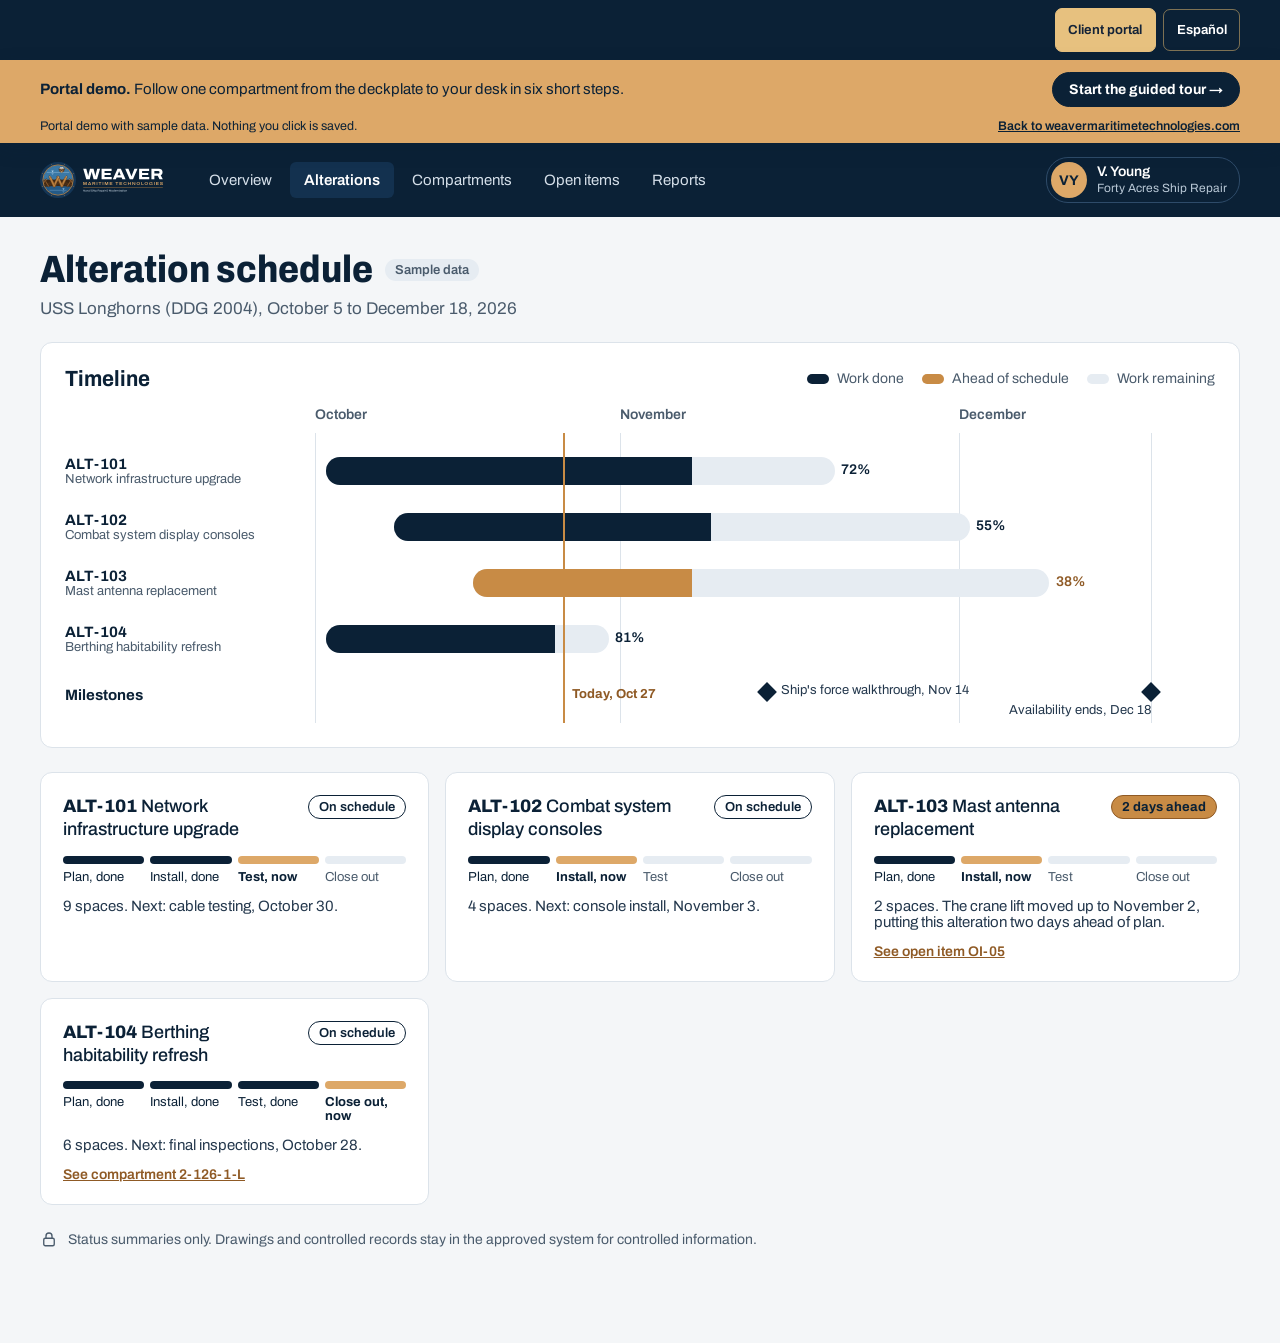
<file: alterations.html>
<!doctype html>
<html lang="en">
<head>
<meta charset="utf-8">
<meta name="viewport" content="width=device-width, initial-scale=1">
<meta name="robots" content="noindex">
<title>Alteration schedule | Weaver Maritime Technologies customer portal demo</title>
<link rel="icon" href="../favicon.svg" type="image/svg+xml">
<link rel="preconnect" href="https://fonts.googleapis.com">
<link rel="preconnect" href="https://fonts.gstatic.com" crossorigin>
<link rel="stylesheet" href="https://fonts.googleapis.com/css2?family=Archivo:wdth,wght@62..125,100..900&amp;display=swap">
<style>
body{margin:0;font-family:'Archivo',system-ui,sans-serif}
a{color:#8F5A25}a:hover{color:#0B2136}
.demo-bar{display:flex;flex-wrap:wrap;align-items:center;justify-content:space-between;gap:6px 20px;padding:10px clamp(16px,4vw,40px);background:#DDA868;color:#0B2136;font-size:14px;line-height:1.4}
.demo-bar strong{font-weight:700}
.demo-bar nav{display:flex;flex-wrap:wrap;gap:6px 18px}
.demo-bar a{color:#0B2136;font-weight:600}
.demo-bar a:hover{color:#000}
</style>
<link rel="stylesheet" href="site-language.css">
</head>
<body>
<div class="wmt-site-language-bar">
  <div class="wmt-site-language">
    <a data-wmt-portal href="https://weaver-maritime-portal-preview.chummyshrew24.chatgpt.site/?lang=en">Client portal</a>
    <button type="button" data-wmt-language aria-label="Switch to Spanish" hidden><span lang="es">Español</span></button>
  </div>
</div>
<div class="demo-bar" role="note">
  <span><strong>Portal demo with sample data.</strong> This is not a live system and nothing you click is saved.</span>
  <nav aria-label="Demo">
    <a href="field.html">Technician's tablet view</a>
    <a href="../">Back to weavermaritimetechnologies.com</a>
  </nav>
</div>
<div style="min-height: 1200px; font-family: 'Archivo', system-ui, sans-serif; color: #0B2136; background: #F4F6F8">

  <header style="background: #0B2136; color: #FFFFFF">
    <div style="max-width: 1280px; margin: 0 auto; box-sizing: border-box; padding: 14px 40px; display: flex; flex-wrap: wrap; align-items: center; gap: 16px 32px">
      <img src="../logo-reversed.svg" alt="Weaver Maritime Technologies" style="height: 36px; width: auto">
      <nav aria-label="Portal" style="flex: 1 1 420px; display: flex; flex-wrap: wrap; gap: 4px">
        <a href="dashboard.html" style="padding: 10px 14px; border-radius: 6px; color: #D6E0EA; font-size: 15px; text-decoration: none">Overview</a>
        <a href="alterations.html" aria-current="page" style="padding: 10px 14px; border-radius: 6px; background: #13314F; color: #FFFFFF; font-size: 15px; font-weight: 600; text-decoration: none">Alterations</a>
        <a href="compartment.html" style="padding: 10px 14px; border-radius: 6px; color: #D6E0EA; font-size: 15px; text-decoration: none">Compartments</a>
        <a href="open-items.html" style="padding: 10px 14px; border-radius: 6px; color: #D6E0EA; font-size: 15px; text-decoration: none">Open items</a>
        <a href="reports.html" style="padding: 10px 14px; border-radius: 6px; color: #D6E0EA; font-size: 15px; text-decoration: none">Reports</a>
      </nav>
      <button type="button" aria-label="Account menu for V. Young" style="display: flex; align-items: center; gap: 10px; min-height: 44px; padding: 4px 12px 4px 4px; border-radius: 22px; border: 1px solid #2E4B69; background: transparent; color: #FFFFFF; font: inherit; cursor: pointer">
        <span style="width: 36px; height: 36px; border-radius: 18px; background: #DDA868; color: #0B2136; display: flex; align-items: center; justify-content: center; font-size: 14px; font-weight: 700">VY</span>
        <span style="display: flex; flex-direction: column; align-items: flex-start; line-height: 1.2">
          <span style="font-size: 14px; font-weight: 600">V. Young</span>
          <span style="font-size: 12px; color: #B9C8D6">Forty Acres Ship Repair</span>
        </span>
      </button>
    </div>
  </header>

  <main style="max-width: 1280px; margin: 0 auto; box-sizing: border-box; padding: 32px 40px 48px; display: flex; flex-direction: column; gap: 24px">

    <div style="display: flex; flex-direction: column; gap: 8px">
      <div style="display: flex; align-items: center; gap: 12px; flex-wrap: wrap">
        <h1 style="margin: 0; font-size: 38px; line-height: 1.1; font-weight: 800; font-stretch: 88%">Alteration schedule</h1>
        <span style="padding: 4px 10px; border-radius: 999px; background: #E6ECF2; color: #4A5B6C; font-size: 13px; font-weight: 600">Sample data</span>
      </div>
      <p style="margin: 0; font-size: 17px; color: #4A5B6C">USS Longhorns (DDG 2004), October 5 to December 18, 2026</p>
    </div>

    <section aria-labelledby="timeline-title" style="background: #FFFFFF; border: 1px solid #DCE3EA; border-radius: 12px; padding: 24px; display: flex; flex-direction: column; gap: 16px">
      <div style="display: flex; flex-wrap: wrap; align-items: center; justify-content: space-between; gap: 12px">
        <h2 id="timeline-title" style="margin: 0; font-size: 22px; font-weight: 700; font-stretch: 92%">Timeline</h2>
        <div style="display: flex; flex-wrap: wrap; gap: 8px 18px; font-size: 14px; color: #4A5B6C">
          <span style="display: flex; align-items: center; gap: 8px"><span aria-hidden="true" style="width: 22px; height: 10px; border-radius: 5px; background: #0B2136"></span>Work done</span>
          <span style="display: flex; align-items: center; gap: 8px"><span aria-hidden="true" style="width: 22px; height: 10px; border-radius: 5px; background: #C88B45"></span>Ahead of schedule</span>
          <span style="display: flex; align-items: center; gap: 8px"><span aria-hidden="true" style="width: 22px; height: 10px; border-radius: 5px; background: #E6ECF2"></span>Work remaining</span>
        </div>
      </div>

      <div style="overflow-x: auto">
        <div style="min-width: 960px; display: flex">
          <div style="flex: none; width: 250px; padding-top: 36px; display: flex; flex-direction: column">
            <div style="height: 56px; display: flex; flex-direction: column; justify-content: center"><span style="font-size: 15px; font-weight: 700">ALT-101</span><span style="font-size: 13px; color: #4A5B6C">Network infrastructure upgrade</span></div>
            <div style="height: 56px; display: flex; flex-direction: column; justify-content: center"><span style="font-size: 15px; font-weight: 700">ALT-102</span><span style="font-size: 13px; color: #4A5B6C">Combat system display consoles</span></div>
            <div style="height: 56px; display: flex; flex-direction: column; justify-content: center"><span style="font-size: 15px; font-weight: 700">ALT-103</span><span style="font-size: 13px; color: #4A5B6C">Mast antenna replacement</span></div>
            <div style="height: 56px; display: flex; flex-direction: column; justify-content: center"><span style="font-size: 15px; font-weight: 700">ALT-104</span><span style="font-size: 13px; color: #4A5B6C">Berthing habitability refresh</span></div>
            <div style="height: 56px; display: flex; align-items: center; font-size: 15px; font-weight: 700">Milestones</div>
          </div>

          <div style="flex: 1; position: relative; height: 316px; margin-right: 64px">
            <span style="position: absolute; left: 0; top: 0; font-size: 14px; font-weight: 600; color: #4A5B6C">October</span>
            <span style="position: absolute; left: 36.49%; top: 0; font-size: 14px; font-weight: 600; color: #4A5B6C">November</span>
            <span style="position: absolute; left: 77.03%; top: 0; font-size: 14px; font-weight: 600; color: #4A5B6C">December</span>
            <span aria-hidden="true" style="position: absolute; left: 0; top: 26px; bottom: 0; width: 1px; background: #DCE3EA"></span>
            <span aria-hidden="true" style="position: absolute; left: 36.49%; top: 26px; bottom: 0; width: 1px; background: #DCE3EA"></span>
            <span aria-hidden="true" style="position: absolute; left: 77.03%; top: 26px; bottom: 0; width: 1px; background: #DCE3EA"></span>
            <span aria-hidden="true" style="position: absolute; left: 100%; top: 26px; bottom: 0; width: 1px; background: #DCE3EA"></span>

            <div role="img" aria-label="ALT-101 runs October 6 to November 20, 72 percent done" style="position: absolute; left: 1.35%; width: 60.81%; top: 50px; height: 28px; border-radius: 14px; background: #E6ECF2; overflow: hidden"><div style="width: 72%; height: 28px; background: #0B2136"></div></div>
            <span style="position: absolute; left: 62.9%; top: 55px; font-size: 14px; font-weight: 600">72%</span>
            <div role="img" aria-label="ALT-102 runs October 12 to December 2, 55 percent done" style="position: absolute; left: 9.46%; width: 68.92%; top: 106px; height: 28px; border-radius: 14px; background: #E6ECF2; overflow: hidden"><div style="width: 55%; height: 28px; background: #0B2136"></div></div>
            <span style="position: absolute; left: 79.1%; top: 111px; font-size: 14px; font-weight: 600">55%</span>
            <div role="img" aria-label="ALT-103 runs October 19 to December 9, 38 percent done, two days ahead" style="position: absolute; left: 18.92%; width: 68.92%; top: 162px; height: 28px; border-radius: 14px; background: #E6ECF2; overflow: hidden"><div style="width: 38%; height: 28px; background: #C88B45"></div></div>
            <span style="position: absolute; left: 88.6%; top: 167px; font-size: 14px; font-weight: 600; color: #8F5A25">38%</span>
            <div role="img" aria-label="ALT-104 runs October 6 to October 31, 81 percent done" style="position: absolute; left: 1.35%; width: 33.79%; top: 218px; height: 28px; border-radius: 14px; background: #E6ECF2; overflow: hidden"><div style="width: 81%; height: 28px; background: #0B2136"></div></div>
            <span style="position: absolute; left: 35.9%; top: 223px; font-size: 14px; font-weight: 600">81%</span>

            <span aria-hidden="true" style="position: absolute; left: 29.73%; top: 26px; bottom: 0; width: 2px; margin-left: -1px; background: #C88B45"></span>
            <span style="position: absolute; left: 29.73%; top: 280px; margin-left: 8px; font-size: 13px; font-weight: 700; color: #8F5A25">Today, Oct 27</span>
            <span aria-hidden="true" style="position: absolute; left: 54.05%; top: 278px; width: 14px; height: 14px; margin-left: -7px; transform: rotate(45deg); background: #0B2136"></span>
            <span style="position: absolute; left: 54.05%; top: 276px; margin-left: 14px; font-size: 13px; color: #24384D">Ship's force walkthrough, Nov 14</span>
            <span aria-hidden="true" style="position: absolute; left: 100%; top: 278px; width: 14px; height: 14px; margin-left: -7px; transform: rotate(45deg); background: #0B2136"></span>
            <span style="position: absolute; right: 0; top: 296px; font-size: 13px; color: #24384D">Availability ends, Dec 18</span>
          </div>
        </div>
      </div>
    </section>

    <div style="display: grid; grid-template-columns: repeat(auto-fit, minmax(320px, 1fr)); gap: 16px">
      <section style="background: #FFFFFF; border: 1px solid #DCE3EA; border-radius: 12px; padding: 22px; display: flex; flex-direction: column; gap: 14px">
        <div style="display: flex; align-items: flex-start; justify-content: space-between; gap: 12px">
          <h3 style="margin: 0; font-size: 18px; line-height: 1.3"><span style="font-weight: 800">ALT-101</span> <span style="font-weight: 500">Network infrastructure upgrade</span></h3>
          <span style="flex: none; padding: 4px 10px; border-radius: 999px; border: 1px solid #0B2136; font-size: 13px; font-weight: 600">On schedule</span>
        </div>
        <ol aria-label="Phases" style="margin: 0; padding: 0; list-style: none; display: grid; grid-template-columns: repeat(4, minmax(0, 1fr)); gap: 6px; font-size: 13px">
          <li style="display: flex; flex-direction: column; gap: 6px"><span aria-hidden="true" style="height: 8px; border-radius: 4px; background: #0B2136"></span>Plan, done</li>
          <li style="display: flex; flex-direction: column; gap: 6px"><span aria-hidden="true" style="height: 8px; border-radius: 4px; background: #0B2136"></span>Install, done</li>
          <li style="display: flex; flex-direction: column; gap: 6px; font-weight: 700"><span aria-hidden="true" style="height: 8px; border-radius: 4px; background: #DDA868"></span>Test, now</li>
          <li style="display: flex; flex-direction: column; gap: 6px; color: #4A5B6C"><span aria-hidden="true" style="height: 8px; border-radius: 4px; background: #E6ECF2"></span>Close out</li>
        </ol>
        <p style="margin: 0; font-size: 15px; color: #24384D">9 spaces. Next: cable testing, October 30.</p>
      </section>
      <section style="background: #FFFFFF; border: 1px solid #DCE3EA; border-radius: 12px; padding: 22px; display: flex; flex-direction: column; gap: 14px">
        <div style="display: flex; align-items: flex-start; justify-content: space-between; gap: 12px">
          <h3 style="margin: 0; font-size: 18px; line-height: 1.3"><span style="font-weight: 800">ALT-102</span> <span style="font-weight: 500">Combat system display consoles</span></h3>
          <span style="flex: none; padding: 4px 10px; border-radius: 999px; border: 1px solid #0B2136; font-size: 13px; font-weight: 600">On schedule</span>
        </div>
        <ol aria-label="Phases" style="margin: 0; padding: 0; list-style: none; display: grid; grid-template-columns: repeat(4, minmax(0, 1fr)); gap: 6px; font-size: 13px">
          <li style="display: flex; flex-direction: column; gap: 6px"><span aria-hidden="true" style="height: 8px; border-radius: 4px; background: #0B2136"></span>Plan, done</li>
          <li style="display: flex; flex-direction: column; gap: 6px; font-weight: 700"><span aria-hidden="true" style="height: 8px; border-radius: 4px; background: #DDA868"></span>Install, now</li>
          <li style="display: flex; flex-direction: column; gap: 6px; color: #4A5B6C"><span aria-hidden="true" style="height: 8px; border-radius: 4px; background: #E6ECF2"></span>Test</li>
          <li style="display: flex; flex-direction: column; gap: 6px; color: #4A5B6C"><span aria-hidden="true" style="height: 8px; border-radius: 4px; background: #E6ECF2"></span>Close out</li>
        </ol>
        <p style="margin: 0; font-size: 15px; color: #24384D">4 spaces. Next: console install, November 3.</p>
      </section>
      <section style="background: #FFFFFF; border: 1px solid #DCE3EA; border-radius: 12px; padding: 22px; display: flex; flex-direction: column; gap: 14px">
        <div style="display: flex; align-items: flex-start; justify-content: space-between; gap: 12px">
          <h3 style="margin: 0; font-size: 18px; line-height: 1.3"><span style="font-weight: 800">ALT-103</span> <span style="font-weight: 500">Mast antenna replacement</span></h3>
          <span style="flex: none; padding: 4px 10px; border-radius: 999px; background: #C88B45; border: 1px solid #8F5A25; color: #0B2136; font-size: 13px; font-weight: 700">2 days ahead</span>
        </div>
        <ol aria-label="Phases" style="margin: 0; padding: 0; list-style: none; display: grid; grid-template-columns: repeat(4, minmax(0, 1fr)); gap: 6px; font-size: 13px">
          <li style="display: flex; flex-direction: column; gap: 6px"><span aria-hidden="true" style="height: 8px; border-radius: 4px; background: #0B2136"></span>Plan, done</li>
          <li style="display: flex; flex-direction: column; gap: 6px; font-weight: 700"><span aria-hidden="true" style="height: 8px; border-radius: 4px; background: #DDA868"></span>Install, now</li>
          <li style="display: flex; flex-direction: column; gap: 6px; color: #4A5B6C"><span aria-hidden="true" style="height: 8px; border-radius: 4px; background: #E6ECF2"></span>Test</li>
          <li style="display: flex; flex-direction: column; gap: 6px; color: #4A5B6C"><span aria-hidden="true" style="height: 8px; border-radius: 4px; background: #E6ECF2"></span>Close out</li>
        </ol>
        <p style="margin: 0; font-size: 15px; color: #24384D">2 spaces. The crane lift moved up to November 2, putting this alteration two days ahead of plan.</p>
        <a href="open-items.html" style="font-size: 14px; font-weight: 600">See open item OI-05</a>
      </section>
      <section style="background: #FFFFFF; border: 1px solid #DCE3EA; border-radius: 12px; padding: 22px; display: flex; flex-direction: column; gap: 14px">
        <div style="display: flex; align-items: flex-start; justify-content: space-between; gap: 12px">
          <h3 style="margin: 0; font-size: 18px; line-height: 1.3"><span style="font-weight: 800">ALT-104</span> <span style="font-weight: 500">Berthing habitability refresh</span></h3>
          <span style="flex: none; padding: 4px 10px; border-radius: 999px; border: 1px solid #0B2136; font-size: 13px; font-weight: 600">On schedule</span>
        </div>
        <ol aria-label="Phases" style="margin: 0; padding: 0; list-style: none; display: grid; grid-template-columns: repeat(4, minmax(0, 1fr)); gap: 6px; font-size: 13px">
          <li style="display: flex; flex-direction: column; gap: 6px"><span aria-hidden="true" style="height: 8px; border-radius: 4px; background: #0B2136"></span>Plan, done</li>
          <li style="display: flex; flex-direction: column; gap: 6px"><span aria-hidden="true" style="height: 8px; border-radius: 4px; background: #0B2136"></span>Install, done</li>
          <li style="display: flex; flex-direction: column; gap: 6px"><span aria-hidden="true" style="height: 8px; border-radius: 4px; background: #0B2136"></span>Test, done</li>
          <li style="display: flex; flex-direction: column; gap: 6px; font-weight: 700"><span aria-hidden="true" style="height: 8px; border-radius: 4px; background: #DDA868"></span>Close out, now</li>
        </ol>
        <p style="margin: 0; font-size: 15px; color: #24384D">6 spaces. Next: final inspections, October 28.</p>
        <a href="compartment.html" style="font-size: 14px; font-weight: 600">See compartment 2-126-1-L</a>
      </section>
    </div>

    <p style="margin: 0; display: flex; gap: 10px; align-items: flex-start; font-size: 14px; line-height: 1.5; color: #4A5B6C">
      <svg width="18" height="18" viewBox="0 0 24 24" fill="none" stroke="#4A5B6C" stroke-width="1.8" stroke-linecap="round" stroke-linejoin="round" aria-hidden="true" style="flex: none; margin-top: 1px"><rect x="5" y="11" width="14" height="10" rx="2"></rect><path d="M8 11V8a4 4 0 0 1 8 0v3"></path></svg>
      <span>Status summaries only. Drawings and controlled records stay in the approved system for controlled information.</span>
    </p>
  </main>
</div>
<script src="portal-tour.js" defer></script>
<script type="module" src="site-language.js"></script>
</body>
</html>
</file>
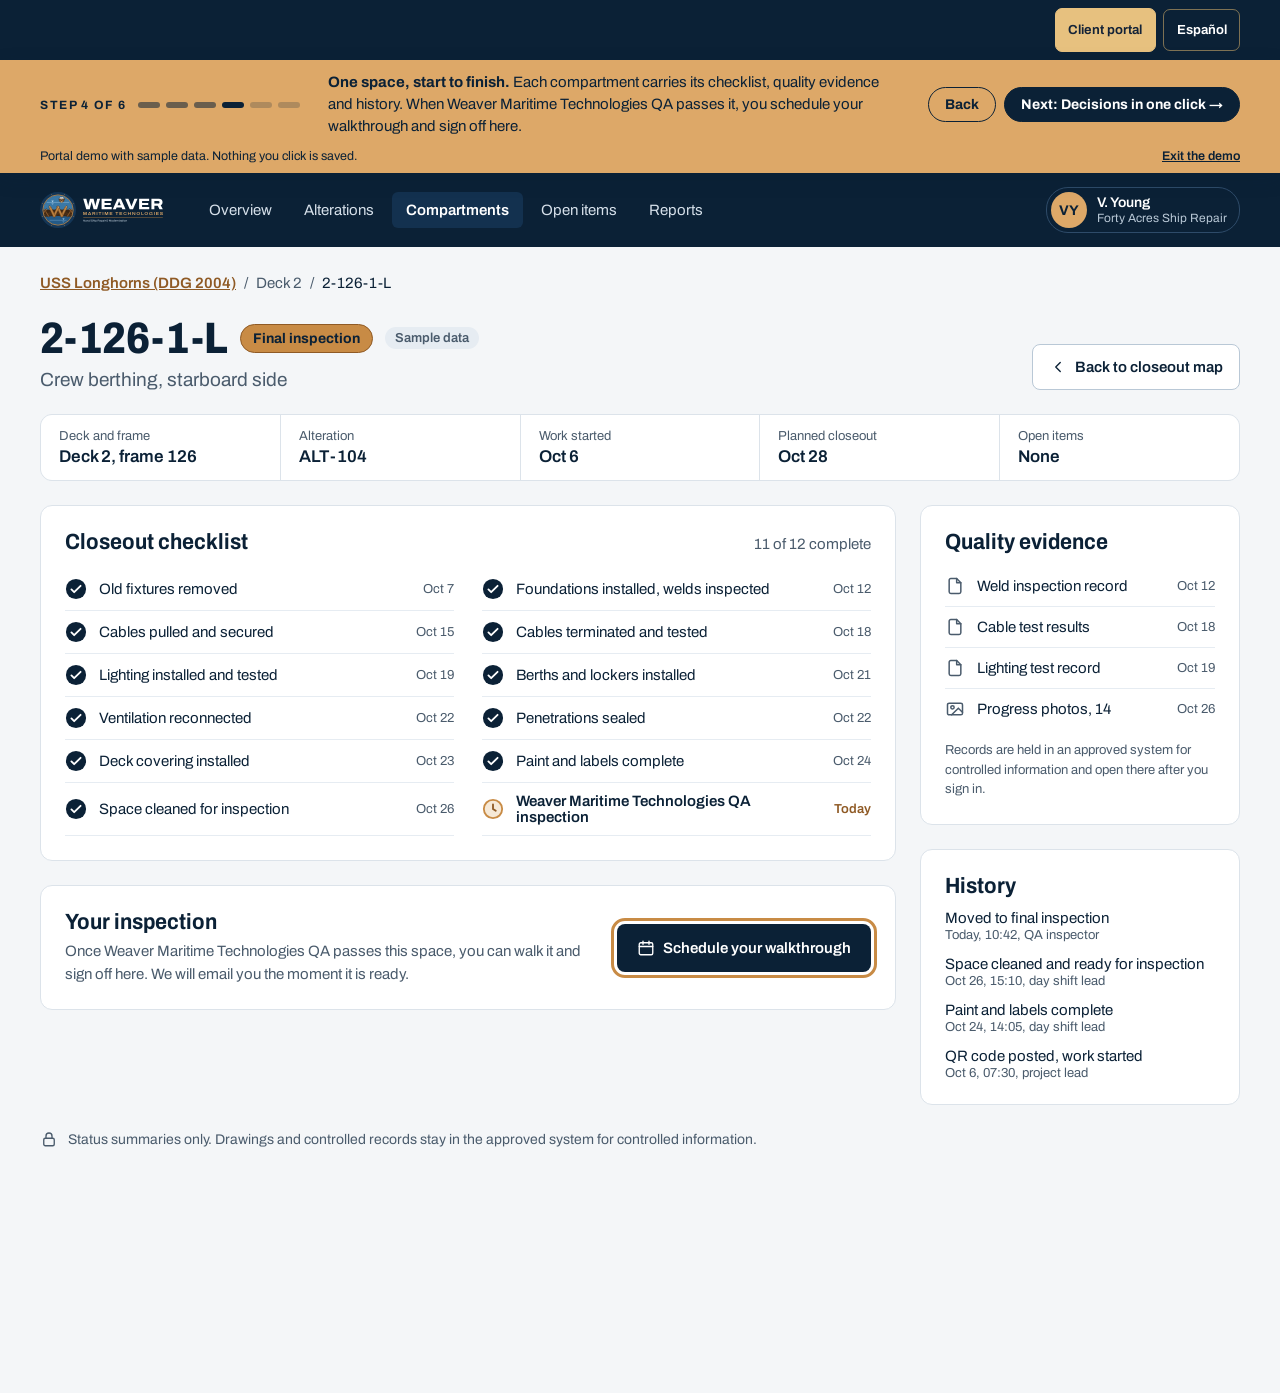
<file: compartment.html>
<!doctype html>
<html lang="en">
<head>
<meta charset="utf-8">
<meta name="viewport" content="width=device-width, initial-scale=1">
<meta name="robots" content="noindex">
<title>Compartment detail | Weaver Maritime Technologies customer portal demo</title>
<link rel="icon" href="../favicon.svg" type="image/svg+xml">
<link rel="preconnect" href="https://fonts.googleapis.com">
<link rel="preconnect" href="https://fonts.gstatic.com" crossorigin>
<link rel="stylesheet" href="https://fonts.googleapis.com/css2?family=Archivo:wdth,wght@62..125,100..900&amp;display=swap">
<style>
body{margin:0;font-family:'Archivo',system-ui,sans-serif}
a{color:#8F5A25}a:hover{color:#0B2136}
.demo-bar{display:flex;flex-wrap:wrap;align-items:center;justify-content:space-between;gap:6px 20px;padding:10px clamp(16px,4vw,40px);background:#DDA868;color:#0B2136;font-size:14px;line-height:1.4}
.demo-bar strong{font-weight:700}
.demo-bar nav{display:flex;flex-wrap:wrap;gap:6px 18px}
.demo-bar a{color:#0B2136;font-weight:600}
.demo-bar a:hover{color:#000}
</style>
<link rel="stylesheet" href="site-language.css">
</head>
<body>
<div class="wmt-site-language-bar">
  <div class="wmt-site-language">
    <a data-wmt-portal href="https://weaver-maritime-portal-preview.chummyshrew24.chatgpt.site/?lang=en">Client portal</a>
    <button type="button" data-wmt-language aria-label="Switch to Spanish" hidden><span lang="es">Español</span></button>
  </div>
</div>
<div class="demo-bar" role="note">
  <span><strong>Portal demo with sample data.</strong> This is not a live system and nothing you click is saved.</span>
  <nav aria-label="Demo">
    <a href="field.html">Technician's tablet view</a>
    <a href="../">Back to weavermaritimetechnologies.com</a>
  </nav>
</div>
<div style="min-height: 1220px; font-family: 'Archivo', system-ui, sans-serif; color: #0B2136; background: #F4F6F8">

  <header style="background: #0B2136; color: #FFFFFF">
    <div style="max-width: 1280px; margin: 0 auto; box-sizing: border-box; padding: 14px 40px; display: flex; flex-wrap: wrap; align-items: center; gap: 16px 32px">
      <img src="../logo-reversed.svg" alt="Weaver Maritime Technologies" style="height: 36px; width: auto">
      <nav aria-label="Portal" style="flex: 1 1 420px; display: flex; flex-wrap: wrap; gap: 4px">
        <a href="dashboard.html" style="padding: 10px 14px; border-radius: 6px; color: #D6E0EA; font-size: 15px; text-decoration: none">Overview</a>
        <a href="alterations.html" style="padding: 10px 14px; border-radius: 6px; color: #D6E0EA; font-size: 15px; text-decoration: none">Alterations</a>
        <a href="compartment.html" aria-current="page" style="padding: 10px 14px; border-radius: 6px; background: #13314F; color: #FFFFFF; font-size: 15px; font-weight: 600; text-decoration: none">Compartments</a>
        <a href="open-items.html" style="padding: 10px 14px; border-radius: 6px; color: #D6E0EA; font-size: 15px; text-decoration: none">Open items</a>
        <a href="reports.html" style="padding: 10px 14px; border-radius: 6px; color: #D6E0EA; font-size: 15px; text-decoration: none">Reports</a>
      </nav>
      <button type="button" aria-label="Account menu for V. Young" style="display: flex; align-items: center; gap: 10px; min-height: 44px; padding: 4px 12px 4px 4px; border-radius: 22px; border: 1px solid #2E4B69; background: transparent; color: #FFFFFF; font: inherit; cursor: pointer">
        <span style="width: 36px; height: 36px; border-radius: 18px; background: #DDA868; color: #0B2136; display: flex; align-items: center; justify-content: center; font-size: 14px; font-weight: 700">VY</span>
        <span style="display: flex; flex-direction: column; align-items: flex-start; line-height: 1.2">
          <span style="font-size: 14px; font-weight: 600">V. Young</span>
          <span style="font-size: 12px; color: #B9C8D6">Forty Acres Ship Repair</span>
        </span>
      </button>
    </div>
  </header>

  <main style="max-width: 1280px; margin: 0 auto; box-sizing: border-box; padding: 28px 40px 48px; display: flex; flex-direction: column; gap: 24px">

    <nav aria-label="Breadcrumb" style="font-size: 15px; color: #4A5B6C; display: flex; flex-wrap: wrap; align-items: center; gap: 8px">
      <a href="dashboard.html" style="font-weight: 600">USS Longhorns (DDG 2004)</a>
      <span aria-hidden="true">/</span>
      <span>Deck 2</span>
      <span aria-hidden="true">/</span>
      <span aria-current="page" style="color: #0B2136">2-126-1-L</span>
    </nav>

    <div style="display: flex; flex-wrap: wrap; align-items: flex-end; justify-content: space-between; gap: 16px 24px">
      <div style="display: flex; flex-direction: column; gap: 8px">
        <div style="display: flex; align-items: center; gap: 12px; flex-wrap: wrap">
          <h1 style="margin: 0; font-size: 44px; line-height: 1.05; font-weight: 800; font-stretch: 85%">2-126-1-L</h1>
          <span style="padding: 6px 12px; border-radius: 999px; background: #C88B45; border: 1px solid #8F5A25; color: #0B2136; font-size: 14px; font-weight: 700">Final inspection</span>
          <span style="padding: 4px 10px; border-radius: 999px; background: #E6ECF2; color: #4A5B6C; font-size: 13px; font-weight: 600">Sample data</span>
        </div>
        <p style="margin: 0; font-size: 19px; color: #4A5B6C">Crew berthing, starboard side</p>
      </div>
      <a href="dashboard.html" style="display: flex; align-items: center; gap: 8px; min-height: 44px; padding: 0 16px; border-radius: 8px; border: 1px solid #B9C8D6; background: #FFFFFF; color: #0B2136; font-size: 15px; font-weight: 600; text-decoration: none">
        <svg width="18" height="18" viewBox="0 0 24 24" fill="none" stroke="#0B2136" stroke-width="1.8" stroke-linecap="round" stroke-linejoin="round" aria-hidden="true"><path d="M15 6l-6 6 6 6"></path></svg>
        Back to closeout map
      </a>
    </div>

    <dl style="margin: 0; display: grid; grid-template-columns: repeat(auto-fit, minmax(170px, 1fr)); gap: 1px; background: #DCE3EA; border: 1px solid #DCE3EA; border-radius: 12px; overflow: hidden">
      <div style="background: #FFFFFF; padding: 14px 18px; display: flex; flex-direction: column; gap: 4px"><dt style="font-size: 13px; color: #4A5B6C">Deck and frame</dt><dd style="margin: 0; font-size: 17px; font-weight: 600">Deck 2, frame 126</dd></div>
      <div style="background: #FFFFFF; padding: 14px 18px; display: flex; flex-direction: column; gap: 4px"><dt style="font-size: 13px; color: #4A5B6C">Alteration</dt><dd style="margin: 0; font-size: 17px; font-weight: 600">ALT-104</dd></div>
      <div style="background: #FFFFFF; padding: 14px 18px; display: flex; flex-direction: column; gap: 4px"><dt style="font-size: 13px; color: #4A5B6C">Work started</dt><dd style="margin: 0; font-size: 17px; font-weight: 600">Oct 6</dd></div>
      <div style="background: #FFFFFF; padding: 14px 18px; display: flex; flex-direction: column; gap: 4px"><dt style="font-size: 13px; color: #4A5B6C">Planned closeout</dt><dd style="margin: 0; font-size: 17px; font-weight: 600">Oct 28</dd></div>
      <div style="background: #FFFFFF; padding: 14px 18px; display: flex; flex-direction: column; gap: 4px"><dt style="font-size: 13px; color: #4A5B6C">Open items</dt><dd style="margin: 0; font-size: 17px; font-weight: 600">None</dd></div>
    </dl>

    <div style="display: flex; flex-wrap: wrap; gap: 24px; align-items: flex-start">

      <div style="flex: 999 1 600px; min-width: 0; display: flex; flex-direction: column; gap: 24px">
        <section aria-labelledby="check-title" style="background: #FFFFFF; border: 1px solid #DCE3EA; border-radius: 12px; padding: 24px; display: flex; flex-direction: column; gap: 14px">
          <div style="display: flex; flex-wrap: wrap; align-items: baseline; justify-content: space-between; gap: 8px">
            <h2 id="check-title" style="margin: 0; font-size: 22px; font-weight: 700; font-stretch: 92%">Closeout checklist</h2>
            <span style="font-size: 15px; color: #4A5B6C">11 of 12 complete</span>
          </div>
          <ol style="margin: 0; padding: 0; list-style: none; display: grid; grid-template-columns: repeat(auto-fit, minmax(260px, 1fr)); column-gap: 28px">
            <li style="display: flex; align-items: center; gap: 12px; padding: 10px 0; border-bottom: 1px solid #E6ECF2"><svg width="22" height="22" viewBox="0 0 24 24" aria-hidden="true" style="flex: none"><circle cx="12" cy="12" r="11" fill="#0B2136"></circle><path d="M7 12.5l3 3 7-7" fill="none" stroke="#FFFFFF" stroke-width="2" stroke-linecap="round" stroke-linejoin="round"></path></svg><span style="flex: 1; font-size: 15px">Old fixtures removed</span><span style="font-size: 13px; color: #4A5B6C">Oct 7</span></li>
            <li style="display: flex; align-items: center; gap: 12px; padding: 10px 0; border-bottom: 1px solid #E6ECF2"><svg width="22" height="22" viewBox="0 0 24 24" aria-hidden="true" style="flex: none"><circle cx="12" cy="12" r="11" fill="#0B2136"></circle><path d="M7 12.5l3 3 7-7" fill="none" stroke="#FFFFFF" stroke-width="2" stroke-linecap="round" stroke-linejoin="round"></path></svg><span style="flex: 1; font-size: 15px">Foundations installed, welds inspected</span><span style="font-size: 13px; color: #4A5B6C">Oct 12</span></li>
            <li style="display: flex; align-items: center; gap: 12px; padding: 10px 0; border-bottom: 1px solid #E6ECF2"><svg width="22" height="22" viewBox="0 0 24 24" aria-hidden="true" style="flex: none"><circle cx="12" cy="12" r="11" fill="#0B2136"></circle><path d="M7 12.5l3 3 7-7" fill="none" stroke="#FFFFFF" stroke-width="2" stroke-linecap="round" stroke-linejoin="round"></path></svg><span style="flex: 1; font-size: 15px">Cables pulled and secured</span><span style="font-size: 13px; color: #4A5B6C">Oct 15</span></li>
            <li style="display: flex; align-items: center; gap: 12px; padding: 10px 0; border-bottom: 1px solid #E6ECF2"><svg width="22" height="22" viewBox="0 0 24 24" aria-hidden="true" style="flex: none"><circle cx="12" cy="12" r="11" fill="#0B2136"></circle><path d="M7 12.5l3 3 7-7" fill="none" stroke="#FFFFFF" stroke-width="2" stroke-linecap="round" stroke-linejoin="round"></path></svg><span style="flex: 1; font-size: 15px">Cables terminated and tested</span><span style="font-size: 13px; color: #4A5B6C">Oct 18</span></li>
            <li style="display: flex; align-items: center; gap: 12px; padding: 10px 0; border-bottom: 1px solid #E6ECF2"><svg width="22" height="22" viewBox="0 0 24 24" aria-hidden="true" style="flex: none"><circle cx="12" cy="12" r="11" fill="#0B2136"></circle><path d="M7 12.5l3 3 7-7" fill="none" stroke="#FFFFFF" stroke-width="2" stroke-linecap="round" stroke-linejoin="round"></path></svg><span style="flex: 1; font-size: 15px">Lighting installed and tested</span><span style="font-size: 13px; color: #4A5B6C">Oct 19</span></li>
            <li style="display: flex; align-items: center; gap: 12px; padding: 10px 0; border-bottom: 1px solid #E6ECF2"><svg width="22" height="22" viewBox="0 0 24 24" aria-hidden="true" style="flex: none"><circle cx="12" cy="12" r="11" fill="#0B2136"></circle><path d="M7 12.5l3 3 7-7" fill="none" stroke="#FFFFFF" stroke-width="2" stroke-linecap="round" stroke-linejoin="round"></path></svg><span style="flex: 1; font-size: 15px">Berths and lockers installed</span><span style="font-size: 13px; color: #4A5B6C">Oct 21</span></li>
            <li style="display: flex; align-items: center; gap: 12px; padding: 10px 0; border-bottom: 1px solid #E6ECF2"><svg width="22" height="22" viewBox="0 0 24 24" aria-hidden="true" style="flex: none"><circle cx="12" cy="12" r="11" fill="#0B2136"></circle><path d="M7 12.5l3 3 7-7" fill="none" stroke="#FFFFFF" stroke-width="2" stroke-linecap="round" stroke-linejoin="round"></path></svg><span style="flex: 1; font-size: 15px">Ventilation reconnected</span><span style="font-size: 13px; color: #4A5B6C">Oct 22</span></li>
            <li style="display: flex; align-items: center; gap: 12px; padding: 10px 0; border-bottom: 1px solid #E6ECF2"><svg width="22" height="22" viewBox="0 0 24 24" aria-hidden="true" style="flex: none"><circle cx="12" cy="12" r="11" fill="#0B2136"></circle><path d="M7 12.5l3 3 7-7" fill="none" stroke="#FFFFFF" stroke-width="2" stroke-linecap="round" stroke-linejoin="round"></path></svg><span style="flex: 1; font-size: 15px">Penetrations sealed</span><span style="font-size: 13px; color: #4A5B6C">Oct 22</span></li>
            <li style="display: flex; align-items: center; gap: 12px; padding: 10px 0; border-bottom: 1px solid #E6ECF2"><svg width="22" height="22" viewBox="0 0 24 24" aria-hidden="true" style="flex: none"><circle cx="12" cy="12" r="11" fill="#0B2136"></circle><path d="M7 12.5l3 3 7-7" fill="none" stroke="#FFFFFF" stroke-width="2" stroke-linecap="round" stroke-linejoin="round"></path></svg><span style="flex: 1; font-size: 15px">Deck covering installed</span><span style="font-size: 13px; color: #4A5B6C">Oct 23</span></li>
            <li style="display: flex; align-items: center; gap: 12px; padding: 10px 0; border-bottom: 1px solid #E6ECF2"><svg width="22" height="22" viewBox="0 0 24 24" aria-hidden="true" style="flex: none"><circle cx="12" cy="12" r="11" fill="#0B2136"></circle><path d="M7 12.5l3 3 7-7" fill="none" stroke="#FFFFFF" stroke-width="2" stroke-linecap="round" stroke-linejoin="round"></path></svg><span style="flex: 1; font-size: 15px">Paint and labels complete</span><span style="font-size: 13px; color: #4A5B6C">Oct 24</span></li>
            <li style="display: flex; align-items: center; gap: 12px; padding: 10px 0; border-bottom: 1px solid #E6ECF2"><svg width="22" height="22" viewBox="0 0 24 24" aria-hidden="true" style="flex: none"><circle cx="12" cy="12" r="11" fill="#0B2136"></circle><path d="M7 12.5l3 3 7-7" fill="none" stroke="#FFFFFF" stroke-width="2" stroke-linecap="round" stroke-linejoin="round"></path></svg><span style="flex: 1; font-size: 15px">Space cleaned for inspection</span><span style="font-size: 13px; color: #4A5B6C">Oct 26</span></li>
            <li style="display: flex; align-items: center; gap: 12px; padding: 10px 0; border-bottom: 1px solid #E6ECF2"><svg width="22" height="22" viewBox="0 0 24 24" aria-hidden="true" style="flex: none"><circle cx="12" cy="12" r="10" fill="#F6E9D7" stroke="#C88B45" stroke-width="2"></circle><path d="M12 7v5l3 2" fill="none" stroke="#8F5A25" stroke-width="2" stroke-linecap="round"></path></svg><span style="flex: 1; font-size: 15px; font-weight: 600">Weaver Maritime Technologies QA inspection</span><span style="font-size: 13px; font-weight: 600; color: #8F5A25">Today</span></li>
          </ol>
        </section>

        <section aria-labelledby="signoff-title" style="background: #FFFFFF; border: 1px solid #DCE3EA; border-radius: 12px; padding: 24px; display: flex; flex-wrap: wrap; align-items: center; justify-content: space-between; gap: 16px 24px">
          <div style="flex: 1 1 360px; display: flex; flex-direction: column; gap: 6px">
            <h2 id="signoff-title" style="margin: 0; font-size: 22px; font-weight: 700; font-stretch: 92%">Your inspection</h2>
            <p style="margin: 0; font-size: 15px; line-height: 1.5; color: #4A5B6C">Once Weaver Maritime Technologies QA passes this space, you can walk it and sign off here. We will email you the moment it is ready.</p>
          </div>
          <a href="compartment.html" style="display: flex; align-items: center; justify-content: center; gap: 8px; min-height: 48px; padding: 0 20px; border-radius: 8px; background: #0B2136; color: #FFFFFF; font-size: 15px; font-weight: 600; text-decoration: none">
            <svg width="18" height="18" viewBox="0 0 24 24" fill="none" stroke="#FFFFFF" stroke-width="1.8" stroke-linecap="round" stroke-linejoin="round" aria-hidden="true"><rect x="3" y="5" width="18" height="16" rx="2"></rect><path d="M3 10h18M8 3v4M16 3v4"></path></svg>
            Schedule your walkthrough
          </a>
        </section>
      </div>

      <div style="flex: 1 1 320px; min-width: 0; display: flex; flex-direction: column; gap: 24px">
        <section aria-labelledby="oqe-title" style="background: #FFFFFF; border: 1px solid #DCE3EA; border-radius: 12px; padding: 24px; display: flex; flex-direction: column; gap: 12px">
          <h2 id="oqe-title" style="margin: 0; font-size: 22px; font-weight: 700; font-stretch: 92%">Quality evidence</h2>
          <ul style="margin: 0; padding: 0; list-style: none; display: flex; flex-direction: column">
            <li style="display: flex; align-items: center; gap: 12px; padding: 10px 0; border-bottom: 1px solid #E6ECF2"><svg width="20" height="20" viewBox="0 0 24 24" fill="none" stroke="#4A5B6C" stroke-width="1.8" stroke-linecap="round" stroke-linejoin="round" aria-hidden="true" style="flex: none"><path d="M14 3H7a2 2 0 0 0-2 2v14a2 2 0 0 0 2 2h10a2 2 0 0 0 2-2V8z"></path><path d="M14 3v5h5"></path></svg><span style="flex: 1; font-size: 15px">Weld inspection record</span><span style="font-size: 13px; color: #4A5B6C">Oct 12</span></li>
            <li style="display: flex; align-items: center; gap: 12px; padding: 10px 0; border-bottom: 1px solid #E6ECF2"><svg width="20" height="20" viewBox="0 0 24 24" fill="none" stroke="#4A5B6C" stroke-width="1.8" stroke-linecap="round" stroke-linejoin="round" aria-hidden="true" style="flex: none"><path d="M14 3H7a2 2 0 0 0-2 2v14a2 2 0 0 0 2 2h10a2 2 0 0 0 2-2V8z"></path><path d="M14 3v5h5"></path></svg><span style="flex: 1; font-size: 15px">Cable test results</span><span style="font-size: 13px; color: #4A5B6C">Oct 18</span></li>
            <li style="display: flex; align-items: center; gap: 12px; padding: 10px 0; border-bottom: 1px solid #E6ECF2"><svg width="20" height="20" viewBox="0 0 24 24" fill="none" stroke="#4A5B6C" stroke-width="1.8" stroke-linecap="round" stroke-linejoin="round" aria-hidden="true" style="flex: none"><path d="M14 3H7a2 2 0 0 0-2 2v14a2 2 0 0 0 2 2h10a2 2 0 0 0 2-2V8z"></path><path d="M14 3v5h5"></path></svg><span style="flex: 1; font-size: 15px">Lighting test record</span><span style="font-size: 13px; color: #4A5B6C">Oct 19</span></li>
            <li style="display: flex; align-items: center; gap: 12px; padding: 10px 0"><svg width="20" height="20" viewBox="0 0 24 24" fill="none" stroke="#4A5B6C" stroke-width="1.8" stroke-linecap="round" stroke-linejoin="round" aria-hidden="true" style="flex: none"><rect x="3" y="5" width="18" height="14" rx="2"></rect><circle cx="9" cy="10" r="2"></circle><path d="M21 16l-5-5-8 8"></path></svg><span style="flex: 1; font-size: 15px">Progress photos, 14</span><span style="font-size: 13px; color: #4A5B6C">Oct 26</span></li>
          </ul>
          <p style="margin: 0; font-size: 13px; line-height: 1.5; color: #4A5B6C">Records are held in an approved system for controlled information and open there after you sign in.</p>
        </section>

        <section aria-labelledby="hist-title" style="background: #FFFFFF; border: 1px solid #DCE3EA; border-radius: 12px; padding: 24px; display: flex; flex-direction: column; gap: 12px">
          <h2 id="hist-title" style="margin: 0; font-size: 22px; font-weight: 700; font-stretch: 92%">History</h2>
          <ol style="margin: 0; padding: 0; list-style: none; display: flex; flex-direction: column; gap: 14px">
            <li style="display: flex; flex-direction: column; gap: 2px"><span style="font-size: 15px">Moved to final inspection</span><span style="font-size: 13px; color: #4A5B6C">Today, 10:42, QA inspector</span></li>
            <li style="display: flex; flex-direction: column; gap: 2px"><span style="font-size: 15px">Space cleaned and ready for inspection</span><span style="font-size: 13px; color: #4A5B6C">Oct 26, 15:10, day shift lead</span></li>
            <li style="display: flex; flex-direction: column; gap: 2px"><span style="font-size: 15px">Paint and labels complete</span><span style="font-size: 13px; color: #4A5B6C">Oct 24, 14:05, day shift lead</span></li>
            <li style="display: flex; flex-direction: column; gap: 2px"><span style="font-size: 15px">QR code posted, work started</span><span style="font-size: 13px; color: #4A5B6C">Oct 6, 07:30, project lead</span></li>
          </ol>
        </section>
      </div>
    </div>

    <p style="margin: 0; display: flex; gap: 10px; align-items: flex-start; font-size: 14px; line-height: 1.5; color: #4A5B6C">
      <svg width="18" height="18" viewBox="0 0 24 24" fill="none" stroke="#4A5B6C" stroke-width="1.8" stroke-linecap="round" stroke-linejoin="round" aria-hidden="true" style="flex: none; margin-top: 1px"><rect x="5" y="11" width="14" height="10" rx="2"></rect><path d="M8 11V8a4 4 0 0 1 8 0v3"></path></svg>
      <span>Status summaries only. Drawings and controlled records stay in the approved system for controlled information.</span>
    </p>
  </main>
</div>
<script src="portal-tour.js" defer></script>
<script type="module" src="site-language.js"></script>
</body>
</html>
</file>
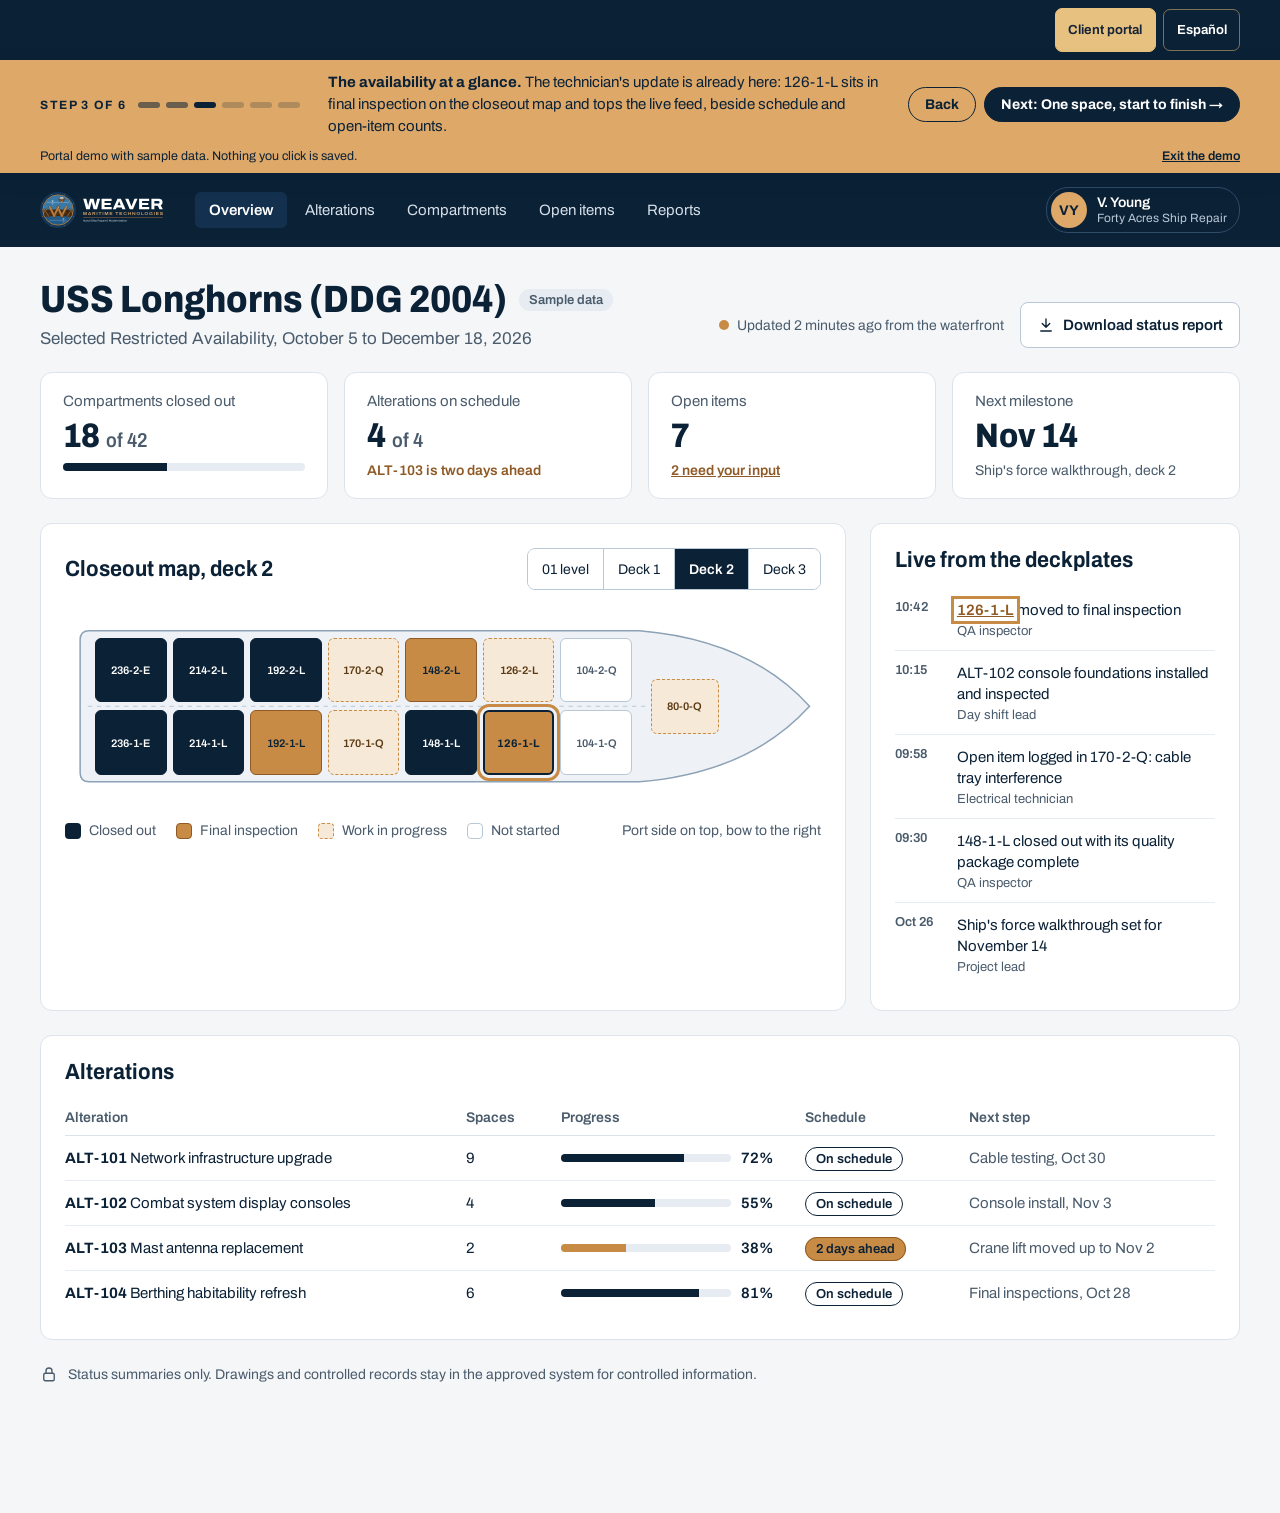
<file: dashboard.html>
<!doctype html>
<html lang="en">
<head>
<meta charset="utf-8">
<meta name="viewport" content="width=device-width, initial-scale=1">
<meta name="robots" content="noindex">
<title>Project status | Weaver Maritime Technologies customer portal demo</title>
<link rel="icon" href="../favicon.svg" type="image/svg+xml">
<link rel="preconnect" href="https://fonts.googleapis.com">
<link rel="preconnect" href="https://fonts.gstatic.com" crossorigin>
<link rel="stylesheet" href="https://fonts.googleapis.com/css2?family=Archivo:wdth,wght@62..125,100..900&amp;display=swap">
<style>
body{margin:0;font-family:'Archivo',system-ui,sans-serif}
a{color:#8F5A25}a:hover{color:#0B2136}
.demo-bar{display:flex;flex-wrap:wrap;align-items:center;justify-content:space-between;gap:6px 20px;padding:10px clamp(16px,4vw,40px);background:#DDA868;color:#0B2136;font-size:14px;line-height:1.4}
.demo-bar strong{font-weight:700}
.demo-bar nav{display:flex;flex-wrap:wrap;gap:6px 18px}
.demo-bar a{color:#0B2136;font-weight:600}
.demo-bar a:hover{color:#000}
</style>
<link rel="stylesheet" href="site-language.css">
</head>
<body>
<div class="wmt-site-language-bar">
  <div class="wmt-site-language">
    <a data-wmt-portal href="https://weaver-maritime-portal-preview.chummyshrew24.chatgpt.site/?lang=en">Client portal</a>
    <button type="button" data-wmt-language aria-label="Switch to Spanish" hidden><span lang="es">Español</span></button>
  </div>
</div>
<div class="demo-bar" role="note">
  <span><strong>Portal demo with sample data.</strong> This is not a live system and nothing you click is saved.</span>
  <nav aria-label="Demo">
    <a href="field.html">Technician's tablet view</a>
    <a href="../">Back to weavermaritimetechnologies.com</a>
  </nav>
</div>
<div style="min-height: 1340px; font-family: 'Archivo', system-ui, sans-serif; color: #0B2136; background: #F4F6F8">

  <header style="background: #0B2136; color: #FFFFFF">
    <div style="max-width: 1280px; margin: 0 auto; box-sizing: border-box; padding: 14px 40px; display: flex; flex-wrap: wrap; align-items: center; gap: 16px 32px">
      <img src="../logo-reversed.svg" alt="Weaver Maritime Technologies" style="height: 36px; width: auto">
      <nav aria-label="Portal" style="flex: 1 1 420px; display: flex; flex-wrap: wrap; gap: 4px">
        <a href="dashboard.html" aria-current="page" style="padding: 10px 14px; border-radius: 6px; background: #13314F; color: #FFFFFF; font-size: 15px; font-weight: 600; text-decoration: none">Overview</a>
        <a href="alterations.html" style="padding: 10px 14px; border-radius: 6px; color: #D6E0EA; font-size: 15px; text-decoration: none">Alterations</a>
        <a href="compartment.html" style="padding: 10px 14px; border-radius: 6px; color: #D6E0EA; font-size: 15px; text-decoration: none">Compartments</a>
        <a href="open-items.html" style="padding: 10px 14px; border-radius: 6px; color: #D6E0EA; font-size: 15px; text-decoration: none">Open items</a>
        <a href="reports.html" style="padding: 10px 14px; border-radius: 6px; color: #D6E0EA; font-size: 15px; text-decoration: none">Reports</a>
      </nav>
      <button type="button" aria-label="Account menu for V. Young" style="display: flex; align-items: center; gap: 10px; min-height: 44px; padding: 4px 12px 4px 4px; border-radius: 22px; border: 1px solid #2E4B69; background: transparent; color: #FFFFFF; font: inherit; cursor: pointer">
        <span style="width: 36px; height: 36px; border-radius: 18px; background: #DDA868; color: #0B2136; display: flex; align-items: center; justify-content: center; font-size: 14px; font-weight: 700">VY</span>
        <span style="display: flex; flex-direction: column; align-items: flex-start; line-height: 1.2">
          <span style="font-size: 14px; font-weight: 600">V. Young</span>
          <span style="font-size: 12px; color: #B9C8D6">Forty Acres Ship Repair</span>
        </span>
      </button>
    </div>
  </header>

  <main style="max-width: 1280px; margin: 0 auto; box-sizing: border-box; padding: 32px 40px 48px; display: flex; flex-direction: column; gap: 24px">

    <div style="display: flex; flex-wrap: wrap; align-items: flex-end; justify-content: space-between; gap: 16px 24px">
      <div style="display: flex; flex-direction: column; gap: 8px">
        <div style="display: flex; align-items: center; gap: 12px; flex-wrap: wrap">
          <h1 style="margin: 0; font-size: 38px; line-height: 1.1; font-weight: 800; font-stretch: 88%">USS Longhorns (DDG 2004)</h1>
          <span style="padding: 4px 10px; border-radius: 999px; background: #E6ECF2; color: #4A5B6C; font-size: 13px; font-weight: 600">Sample data</span>
        </div>
        <p style="margin: 0; font-size: 17px; color: #4A5B6C">Selected Restricted Availability, October 5 to December 18, 2026</p>
      </div>
      <div style="display: flex; align-items: center; gap: 16px; flex-wrap: wrap">
        <span style="display: flex; align-items: center; gap: 8px; font-size: 14px; color: #4A5B6C">
          <span aria-hidden="true" style="width: 10px; height: 10px; border-radius: 5px; background: #C88B45"></span>
          Updated 2 minutes ago from the waterfront
        </span>
        <a href="reports.html" style="display: flex; align-items: center; gap: 8px; min-height: 44px; padding: 0 16px; border-radius: 8px; border: 1px solid #B9C8D6; background: #FFFFFF; color: #0B2136; font-size: 15px; font-weight: 600; text-decoration: none">
          <svg width="18" height="18" viewBox="0 0 24 24" fill="none" stroke="#0B2136" stroke-width="1.8" stroke-linecap="round" stroke-linejoin="round" aria-hidden="true"><path d="M12 4v11M7 10l5 5 5-5M5 20h14"></path></svg>
          Download status report
        </a>
      </div>
    </div>

    <div style="display: grid; grid-template-columns: repeat(auto-fit, minmax(230px, 1fr)); gap: 16px">
      <div style="background: #FFFFFF; border: 1px solid #DCE3EA; border-radius: 12px; padding: 20px 22px; display: flex; flex-direction: column; gap: 10px">
        <span style="font-size: 15px; color: #4A5B6C">Compartments closed out</span>
        <span style="font-size: 34px; font-weight: 800; font-stretch: 88%; line-height: 1">18 <span style="font-size: 20px; font-weight: 600; color: #4A5B6C">of 42</span></span>
        <div role="img" aria-label="43 percent closed out" style="height: 8px; border-radius: 4px; background: #E6ECF2; overflow: hidden"><div style="width: 43%; height: 8px; background: #0B2136"></div></div>
      </div>
      <div style="background: #FFFFFF; border: 1px solid #DCE3EA; border-radius: 12px; padding: 20px 22px; display: flex; flex-direction: column; gap: 10px">
        <span style="font-size: 15px; color: #4A5B6C">Alterations on schedule</span>
        <span style="font-size: 34px; font-weight: 800; font-stretch: 88%; line-height: 1">4 <span style="font-size: 20px; font-weight: 600; color: #4A5B6C">of 4</span></span>
        <span style="font-size: 14px; color: #8F5A25; font-weight: 600">ALT-103 is two days ahead</span>
      </div>
      <div style="background: #FFFFFF; border: 1px solid #DCE3EA; border-radius: 12px; padding: 20px 22px; display: flex; flex-direction: column; gap: 10px">
        <span style="font-size: 15px; color: #4A5B6C">Open items</span>
        <span style="font-size: 34px; font-weight: 800; font-stretch: 88%; line-height: 1">7</span>
        <a href="open-items.html" style="font-size: 14px; font-weight: 600">2 need your input</a>
      </div>
      <div style="background: #FFFFFF; border: 1px solid #DCE3EA; border-radius: 12px; padding: 20px 22px; display: flex; flex-direction: column; gap: 10px">
        <span style="font-size: 15px; color: #4A5B6C">Next milestone</span>
        <span style="font-size: 34px; font-weight: 800; font-stretch: 88%; line-height: 1">Nov 14</span>
        <span style="font-size: 14px; color: #4A5B6C">Ship's force walkthrough, deck 2</span>
      </div>
    </div>

    <div style="display: flex; flex-wrap: wrap; gap: 24px; align-items: stretch">

      <section aria-labelledby="map-title" style="flex: 999 1 620px; min-width: 0; background: #FFFFFF; border: 1px solid #DCE3EA; border-radius: 12px; padding: 24px; display: flex; flex-direction: column; gap: 18px">
        <div style="display: flex; flex-wrap: wrap; align-items: center; justify-content: space-between; gap: 12px">
          <h2 id="map-title" style="margin: 0; font-size: 22px; font-weight: 700; font-stretch: 92%">Closeout map, deck 2</h2>
          <div role="group" aria-label="Deck" style="display: flex; border: 1px solid #B9C8D6; border-radius: 8px; overflow: hidden">
            <button type="button" aria-pressed="false" style="min-height: 40px; padding: 0 14px; border: 0; border-right: 1px solid #B9C8D6; background: #FFFFFF; color: #0B2136; font: inherit; font-size: 14px; cursor: pointer">01 level</button>
            <button type="button" aria-pressed="false" style="min-height: 40px; padding: 0 14px; border: 0; border-right: 1px solid #B9C8D6; background: #FFFFFF; color: #0B2136; font: inherit; font-size: 14px; cursor: pointer">Deck 1</button>
            <button type="button" aria-pressed="true" style="min-height: 40px; padding: 0 14px; border: 0; border-right: 1px solid #B9C8D6; background: #0B2136; color: #FFFFFF; font: inherit; font-size: 14px; font-weight: 600; cursor: pointer">Deck 2</button>
            <button type="button" aria-pressed="false" style="min-height: 40px; padding: 0 14px; border: 0; background: #FFFFFF; color: #0B2136; font: inherit; font-size: 14px; cursor: pointer">Deck 3</button>
          </div>
        </div>

        <div style="position: relative; width: 100%; aspect-ratio: 1000 / 260">
          <svg viewBox="0 0 1000 260" width="100%" height="100%" aria-hidden="true" style="position: absolute; inset: 0">
            <path d="M20 42 Q20 30 32 30 L760 30 Q905 42 985 130 Q905 218 760 230 L32 230 Q20 230 20 218 Z" fill="#EEF2F6" stroke="#8DA2B6" stroke-width="2"></path>
            <line x1="30" y1="130" x2="770" y2="130" stroke="#B9C8D6" stroke-width="1.5" stroke-dasharray="6 6"></line>
          </svg>
          <a href="compartment.html" style="position: absolute; left: 4%; top: 15%; width: 9.45%; height: 33%; box-sizing: border-box; border-radius: 6px; background: #0B2136; border: 1px solid #0B2136; color: #FFFFFF; display: flex; align-items: center; justify-content: center; font-size: 11px; font-weight: 600; text-decoration: none">236-2-E</a>
          <a href="compartment.html" style="position: absolute; left: 14.26%; top: 15%; width: 9.45%; height: 33%; box-sizing: border-box; border-radius: 6px; background: #0B2136; border: 1px solid #0B2136; color: #FFFFFF; display: flex; align-items: center; justify-content: center; font-size: 11px; font-weight: 600; text-decoration: none">214-2-L</a>
          <a href="compartment.html" style="position: absolute; left: 24.51%; top: 15%; width: 9.45%; height: 33%; box-sizing: border-box; border-radius: 6px; background: #0B2136; border: 1px solid #0B2136; color: #FFFFFF; display: flex; align-items: center; justify-content: center; font-size: 11px; font-weight: 600; text-decoration: none">192-2-L</a>
          <a href="compartment.html" style="position: absolute; left: 34.77%; top: 15%; width: 9.45%; height: 33%; box-sizing: border-box; border-radius: 6px; background: #F6E9D7; border: 1px dashed #C88B45; color: #5C3A14; display: flex; align-items: center; justify-content: center; font-size: 11px; font-weight: 600; text-decoration: none">170-2-Q</a>
          <a href="compartment.html" style="position: absolute; left: 45.03%; top: 15%; width: 9.45%; height: 33%; box-sizing: border-box; border-radius: 6px; background: #C88B45; border: 1px solid #8F5A25; color: #0B2136; display: flex; align-items: center; justify-content: center; font-size: 11px; font-weight: 600; text-decoration: none">148-2-L</a>
          <a href="compartment.html" style="position: absolute; left: 55.29%; top: 15%; width: 9.45%; height: 33%; box-sizing: border-box; border-radius: 6px; background: #F6E9D7; border: 1px dashed #C88B45; color: #5C3A14; display: flex; align-items: center; justify-content: center; font-size: 11px; font-weight: 600; text-decoration: none">126-2-L</a>
          <a href="compartment.html" style="position: absolute; left: 65.54%; top: 15%; width: 9.45%; height: 33%; box-sizing: border-box; border-radius: 6px; background: #FFFFFF; border: 1px solid #B9C8D6; color: #4A5B6C; display: flex; align-items: center; justify-content: center; font-size: 11px; font-weight: 600; text-decoration: none">104-2-Q</a>
          <a href="compartment.html" style="position: absolute; left: 4%; top: 52%; width: 9.45%; height: 33%; box-sizing: border-box; border-radius: 6px; background: #0B2136; border: 1px solid #0B2136; color: #FFFFFF; display: flex; align-items: center; justify-content: center; font-size: 11px; font-weight: 600; text-decoration: none">236-1-E</a>
          <a href="compartment.html" style="position: absolute; left: 14.26%; top: 52%; width: 9.45%; height: 33%; box-sizing: border-box; border-radius: 6px; background: #0B2136; border: 1px solid #0B2136; color: #FFFFFF; display: flex; align-items: center; justify-content: center; font-size: 11px; font-weight: 600; text-decoration: none">214-1-L</a>
          <a href="compartment.html" style="position: absolute; left: 24.51%; top: 52%; width: 9.45%; height: 33%; box-sizing: border-box; border-radius: 6px; background: #C88B45; border: 1px solid #8F5A25; color: #0B2136; display: flex; align-items: center; justify-content: center; font-size: 11px; font-weight: 600; text-decoration: none">192-1-L</a>
          <a href="compartment.html" style="position: absolute; left: 34.77%; top: 52%; width: 9.45%; height: 33%; box-sizing: border-box; border-radius: 6px; background: #F6E9D7; border: 1px dashed #C88B45; color: #5C3A14; display: flex; align-items: center; justify-content: center; font-size: 11px; font-weight: 600; text-decoration: none">170-1-Q</a>
          <a href="compartment.html" style="position: absolute; left: 45.03%; top: 52%; width: 9.45%; height: 33%; box-sizing: border-box; border-radius: 6px; background: #0B2136; border: 1px solid #0B2136; color: #FFFFFF; display: flex; align-items: center; justify-content: center; font-size: 11px; font-weight: 600; text-decoration: none">148-1-L</a>
          <a href="compartment.html" aria-label="126-1-L, in final inspection, open details" style="position: absolute; left: 55.29%; top: 52%; width: 9.45%; height: 33%; box-sizing: border-box; border-radius: 6px; background: #C88B45; border: 2px solid #0B2136; color: #0B2136; display: flex; align-items: center; justify-content: center; font-size: 11px; font-weight: 700; text-decoration: none">126-1-L</a>
          <a href="compartment.html" style="position: absolute; left: 65.54%; top: 52%; width: 9.45%; height: 33%; box-sizing: border-box; border-radius: 6px; background: #FFFFFF; border: 1px solid #B9C8D6; color: #4A5B6C; display: flex; align-items: center; justify-content: center; font-size: 11px; font-weight: 600; text-decoration: none">104-1-Q</a>
          <a href="compartment.html" style="position: absolute; left: 77.5%; top: 36%; width: 9%; height: 28%; box-sizing: border-box; border-radius: 6px; background: #F6E9D7; border: 1px dashed #C88B45; color: #5C3A14; display: flex; align-items: center; justify-content: center; font-size: 11px; font-weight: 600; text-decoration: none">80-0-Q</a>
        </div>

        <div style="display: flex; flex-wrap: wrap; align-items: center; justify-content: space-between; gap: 12px 24px; font-size: 14px; color: #4A5B6C">
          <div style="display: flex; flex-wrap: wrap; gap: 10px 20px">
            <span style="display: flex; align-items: center; gap: 8px"><span aria-hidden="true" style="width: 16px; height: 16px; border-radius: 4px; background: #0B2136"></span>Closed out</span>
            <span style="display: flex; align-items: center; gap: 8px"><span aria-hidden="true" style="width: 16px; height: 16px; border-radius: 4px; background: #C88B45; box-sizing: border-box; border: 1px solid #8F5A25"></span>Final inspection</span>
            <span style="display: flex; align-items: center; gap: 8px"><span aria-hidden="true" style="width: 16px; height: 16px; border-radius: 4px; background: #F6E9D7; box-sizing: border-box; border: 1px dashed #C88B45"></span>Work in progress</span>
            <span style="display: flex; align-items: center; gap: 8px"><span aria-hidden="true" style="width: 16px; height: 16px; border-radius: 4px; background: #FFFFFF; box-sizing: border-box; border: 1px solid #B9C8D6"></span>Not started</span>
          </div>
          <span>Port side on top, bow to the right</span>
        </div>
      </section>

      <section aria-labelledby="feed-title" style="flex: 1 1 320px; min-width: 0; background: #FFFFFF; border: 1px solid #DCE3EA; border-radius: 12px; padding: 24px; display: flex; flex-direction: column; gap: 16px">
        <h2 id="feed-title" style="margin: 0; font-size: 22px; font-weight: 700; font-stretch: 92%">Live from the deckplates</h2>
        <ol style="margin: 0; padding: 0; list-style: none; display: flex; flex-direction: column">
          <li style="display: flex; gap: 14px; padding: 12px 0; border-bottom: 1px solid #E6ECF2">
            <span style="flex: none; width: 48px; font-size: 13px; font-weight: 600; color: #4A5B6C">10:42</span>
            <span style="display: flex; flex-direction: column; gap: 3px"><span style="font-size: 15px; line-height: 1.4"><a href="compartment.html" style="font-weight: 600">126-1-L</a> moved to final inspection</span><span style="font-size: 13px; color: #4A5B6C">QA inspector</span></span>
          </li>
          <li style="display: flex; gap: 14px; padding: 12px 0; border-bottom: 1px solid #E6ECF2">
            <span style="flex: none; width: 48px; font-size: 13px; font-weight: 600; color: #4A5B6C">10:15</span>
            <span style="display: flex; flex-direction: column; gap: 3px"><span style="font-size: 15px; line-height: 1.4">ALT-102 console foundations installed and inspected</span><span style="font-size: 13px; color: #4A5B6C">Day shift lead</span></span>
          </li>
          <li style="display: flex; gap: 14px; padding: 12px 0; border-bottom: 1px solid #E6ECF2">
            <span style="flex: none; width: 48px; font-size: 13px; font-weight: 600; color: #4A5B6C">09:58</span>
            <span style="display: flex; flex-direction: column; gap: 3px"><span style="font-size: 15px; line-height: 1.4">Open item logged in 170-2-Q: cable tray interference</span><span style="font-size: 13px; color: #4A5B6C">Electrical technician</span></span>
          </li>
          <li style="display: flex; gap: 14px; padding: 12px 0; border-bottom: 1px solid #E6ECF2">
            <span style="flex: none; width: 48px; font-size: 13px; font-weight: 600; color: #4A5B6C">09:30</span>
            <span style="display: flex; flex-direction: column; gap: 3px"><span style="font-size: 15px; line-height: 1.4">148-1-L closed out with its quality package complete</span><span style="font-size: 13px; color: #4A5B6C">QA inspector</span></span>
          </li>
          <li style="display: flex; gap: 14px; padding: 12px 0">
            <span style="flex: none; width: 48px; font-size: 13px; font-weight: 600; color: #4A5B6C">Oct 26</span>
            <span style="display: flex; flex-direction: column; gap: 3px"><span style="font-size: 15px; line-height: 1.4">Ship's force walkthrough set for November 14</span><span style="font-size: 13px; color: #4A5B6C">Project lead</span></span>
          </li>
        </ol>
      </section>
    </div>

    <section aria-labelledby="alts-title" style="background: #FFFFFF; border: 1px solid #DCE3EA; border-radius: 12px; padding: 24px; display: flex; flex-direction: column; gap: 16px">
      <h2 id="alts-title" style="margin: 0; font-size: 22px; font-weight: 700; font-stretch: 92%">Alterations</h2>
      <div style="overflow-x: auto">
        <table style="width: 100%; min-width: 760px; border-collapse: collapse; font-size: 15px">
          <thead>
            <tr style="text-align: left; color: #4A5B6C; font-size: 14px">
              <th scope="col" style="padding: 10px 12px 10px 0; font-weight: 600; border-bottom: 1px solid #DCE3EA">Alteration</th>
              <th scope="col" style="padding: 10px 12px; font-weight: 600; border-bottom: 1px solid #DCE3EA">Spaces</th>
              <th scope="col" style="padding: 10px 12px; font-weight: 600; border-bottom: 1px solid #DCE3EA; width: 220px">Progress</th>
              <th scope="col" style="padding: 10px 12px; font-weight: 600; border-bottom: 1px solid #DCE3EA">Schedule</th>
              <th scope="col" style="padding: 10px 0 10px 12px; font-weight: 600; border-bottom: 1px solid #DCE3EA">Next step</th>
            </tr>
          </thead>
          <tbody>
            <tr>
              <td style="padding: 14px 12px 14px 0; border-bottom: 1px solid #E6ECF2"><span style="font-weight: 700">ALT-101</span> Network infrastructure upgrade</td>
              <td style="padding: 14px 12px; border-bottom: 1px solid #E6ECF2">9</td>
              <td style="padding: 14px 12px; border-bottom: 1px solid #E6ECF2"><div style="display: flex; align-items: center; gap: 10px"><div role="img" aria-label="72 percent complete" style="flex: 1; height: 8px; border-radius: 4px; background: #E6ECF2; overflow: hidden"><div style="width: 72%; height: 8px; background: #0B2136"></div></div><span style="width: 40px; font-weight: 600">72%</span></div></td>
              <td style="padding: 14px 12px; border-bottom: 1px solid #E6ECF2"><span style="padding: 4px 10px; border-radius: 999px; border: 1px solid #0B2136; font-size: 13px; font-weight: 600">On schedule</span></td>
              <td style="padding: 14px 0 14px 12px; border-bottom: 1px solid #E6ECF2; color: #4A5B6C">Cable testing, Oct 30</td>
            </tr>
            <tr>
              <td style="padding: 14px 12px 14px 0; border-bottom: 1px solid #E6ECF2"><span style="font-weight: 700">ALT-102</span> Combat system display consoles</td>
              <td style="padding: 14px 12px; border-bottom: 1px solid #E6ECF2">4</td>
              <td style="padding: 14px 12px; border-bottom: 1px solid #E6ECF2"><div style="display: flex; align-items: center; gap: 10px"><div role="img" aria-label="55 percent complete" style="flex: 1; height: 8px; border-radius: 4px; background: #E6ECF2; overflow: hidden"><div style="width: 55%; height: 8px; background: #0B2136"></div></div><span style="width: 40px; font-weight: 600">55%</span></div></td>
              <td style="padding: 14px 12px; border-bottom: 1px solid #E6ECF2"><span style="padding: 4px 10px; border-radius: 999px; border: 1px solid #0B2136; font-size: 13px; font-weight: 600">On schedule</span></td>
              <td style="padding: 14px 0 14px 12px; border-bottom: 1px solid #E6ECF2; color: #4A5B6C">Console install, Nov 3</td>
            </tr>
            <tr>
              <td style="padding: 14px 12px 14px 0; border-bottom: 1px solid #E6ECF2"><span style="font-weight: 700">ALT-103</span> Mast antenna replacement</td>
              <td style="padding: 14px 12px; border-bottom: 1px solid #E6ECF2">2</td>
              <td style="padding: 14px 12px; border-bottom: 1px solid #E6ECF2"><div style="display: flex; align-items: center; gap: 10px"><div role="img" aria-label="38 percent complete" style="flex: 1; height: 8px; border-radius: 4px; background: #E6ECF2; overflow: hidden"><div style="width: 38%; height: 8px; background: #C88B45"></div></div><span style="width: 40px; font-weight: 600">38%</span></div></td>
              <td style="padding: 14px 12px; border-bottom: 1px solid #E6ECF2"><span style="padding: 4px 10px; border-radius: 999px; background: #C88B45; border: 1px solid #8F5A25; color: #0B2136; font-size: 13px; font-weight: 600">2 days ahead</span></td>
              <td style="padding: 14px 0 14px 12px; border-bottom: 1px solid #E6ECF2; color: #4A5B6C">Crane lift moved up to Nov 2</td>
            </tr>
            <tr>
              <td style="padding: 14px 12px 14px 0"><span style="font-weight: 700">ALT-104</span> Berthing habitability refresh</td>
              <td style="padding: 14px 12px">6</td>
              <td style="padding: 14px 12px"><div style="display: flex; align-items: center; gap: 10px"><div role="img" aria-label="81 percent complete" style="flex: 1; height: 8px; border-radius: 4px; background: #E6ECF2; overflow: hidden"><div style="width: 81%; height: 8px; background: #0B2136"></div></div><span style="width: 40px; font-weight: 600">81%</span></div></td>
              <td style="padding: 14px 12px"><span style="padding: 4px 10px; border-radius: 999px; border: 1px solid #0B2136; font-size: 13px; font-weight: 600">On schedule</span></td>
              <td style="padding: 14px 0 14px 12px; color: #4A5B6C">Final inspections, Oct 28</td>
            </tr>
          </tbody>
        </table>
      </div>
    </section>

    <p style="margin: 0; display: flex; gap: 10px; align-items: flex-start; font-size: 14px; line-height: 1.5; color: #4A5B6C">
      <svg width="18" height="18" viewBox="0 0 24 24" fill="none" stroke="#4A5B6C" stroke-width="1.8" stroke-linecap="round" stroke-linejoin="round" aria-hidden="true" style="flex: none; margin-top: 1px"><rect x="5" y="11" width="14" height="10" rx="2"></rect><path d="M8 11V8a4 4 0 0 1 8 0v3"></path></svg>
      <span>Status summaries only. Drawings and controlled records stay in the approved system for controlled information.</span>
    </p>
  </main>
</div>
<script src="portal-tour.js" defer></script>
<script type="module" src="site-language.js"></script>
</body>
</html>
</file>
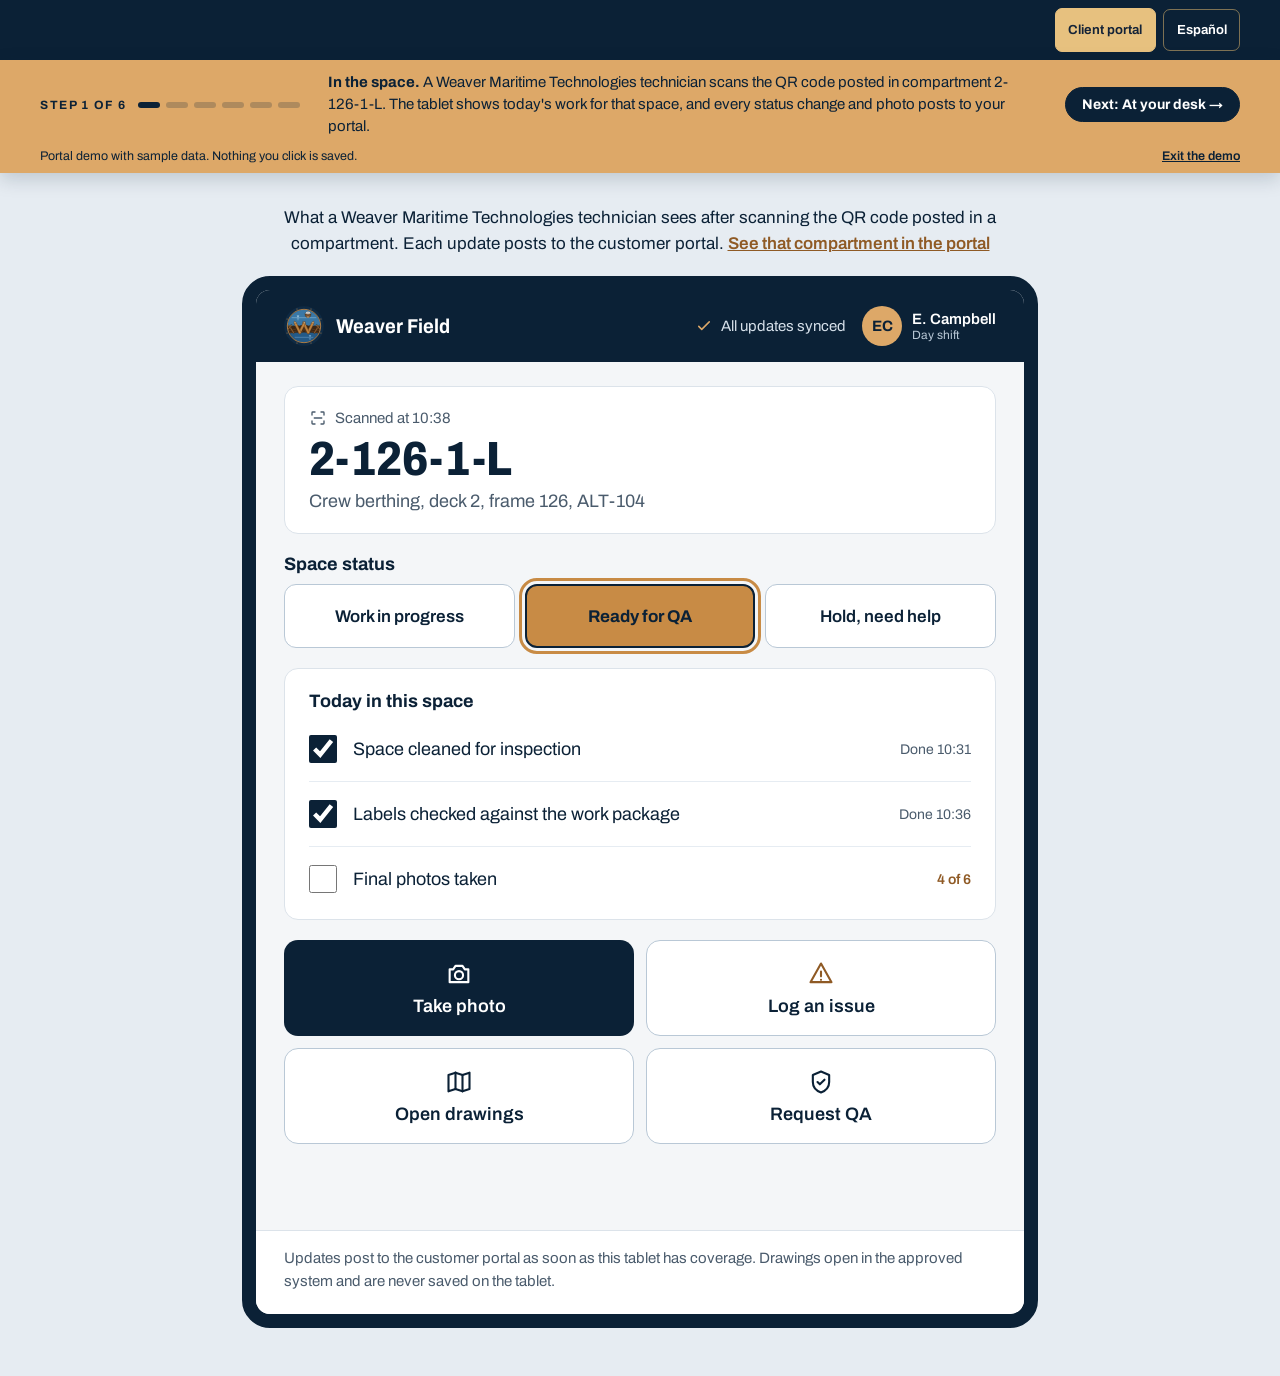
<file: field.html>
<!doctype html>
<html lang="en">
<head>
<meta charset="utf-8">
<meta name="viewport" content="width=device-width, initial-scale=1">
<meta name="robots" content="noindex">
<title>Technician tablet | Weaver Maritime Technologies customer portal demo</title>
<link rel="icon" href="../favicon.svg" type="image/svg+xml">
<link rel="preconnect" href="https://fonts.googleapis.com">
<link rel="preconnect" href="https://fonts.gstatic.com" crossorigin>
<link rel="stylesheet" href="https://fonts.googleapis.com/css2?family=Archivo:wdth,wght@62..125,100..900&amp;display=swap">
<style>
body{margin:0;font-family:'Archivo',system-ui,sans-serif}
a{color:#8F5A25}a:hover{color:#0B2136}
.demo-bar{display:flex;flex-wrap:wrap;align-items:center;justify-content:space-between;gap:6px 20px;padding:10px clamp(16px,4vw,40px);background:#DDA868;color:#0B2136;font-size:14px;line-height:1.4}
.demo-bar strong{font-weight:700}
.demo-bar nav{display:flex;flex-wrap:wrap;gap:6px 18px}
.demo-bar a{color:#0B2136;font-weight:600}
.demo-bar a:hover{color:#000}
</style>
<link rel="stylesheet" href="site-language.css">
</head>
<body>
<div class="wmt-site-language-bar">
  <div class="wmt-site-language">
    <a data-wmt-portal href="https://weaver-maritime-portal-preview.chummyshrew24.chatgpt.site/?lang=en">Client portal</a>
    <button type="button" data-wmt-language aria-label="Switch to Spanish" hidden><span lang="es">Español</span></button>
  </div>
</div>
<div class="demo-bar" role="note">
  <span><strong>Portal demo with sample data.</strong> This is not a live system and nothing you click is saved.</span>
  <nav aria-label="Demo">
    <a href="field.html">Technician's tablet view</a>
    <a href="../">Back to weavermaritimetechnologies.com</a>
  </nav>
</div>
<div style="min-height: 100vh; box-sizing: border-box; background: #E6ECF2; padding: 32px 16px 48px; display: flex; flex-direction: column; align-items: center; gap: 20px; font-family: 'Archivo', system-ui, sans-serif; color: #0B2136">
<p style="margin: 0; max-width: 768px; font-size: 17px; line-height: 1.5; text-align: center">What a Weaver Maritime Technologies technician sees after scanning the QR code posted in a compartment. Each update posts to the customer portal. <a href="compartment.html" style="font-weight: 600">See that compartment in the portal</a></p>
<div style="max-width: 100%; overflow-x: auto; border-radius: 28px; border: 14px solid #0B2136; background: #0B2136">
<div style="width: 768px; height: 1024px; box-sizing: border-box; overflow: hidden; display: flex; flex-direction: column; font-family: 'Archivo', system-ui, sans-serif; color: #0B2136; background: #F4F6F8">

  <header style="background: #0B2136; color: #FFFFFF; padding: 16px 28px; display: flex; align-items: center; justify-content: space-between; gap: 16px">
    <div style="display: flex; align-items: center; gap: 12px">
      <img src="../favicon.svg" alt="" style="width: 40px; height: 40px">
      <span style="font-size: 20px; font-weight: 700; font-stretch: 90%">Weaver Field</span>
    </div>
    <div style="display: flex; align-items: center; gap: 16px">
      <span style="display: flex; align-items: center; gap: 8px; font-size: 15px; color: #D6E0EA">
        <svg width="18" height="18" viewBox="0 0 24 24" fill="none" stroke="#DDA868" stroke-width="2" stroke-linecap="round" stroke-linejoin="round" aria-hidden="true"><path d="M5 12.5l4 4 10-10"></path></svg>
        All updates synced
      </span>
      <span style="display: flex; align-items: center; gap: 10px"><span aria-hidden="true" style="width: 40px; height: 40px; border-radius: 20px; background: #DDA868; color: #0B2136; display: flex; align-items: center; justify-content: center; font-size: 15px; font-weight: 700">EC</span><span style="display: flex; flex-direction: column; line-height: 1.2"><span style="font-size: 15px; font-weight: 600; color: #FFFFFF">E. Campbell</span><span style="font-size: 12px; color: #B9C8D6">Day shift</span></span></span>
    </div>
  </header>

  <div style="flex: 1; padding: 24px 28px; display: flex; flex-direction: column; gap: 20px">

    <section style="background: #FFFFFF; border: 1px solid #DCE3EA; border-radius: 14px; padding: 22px 24px; display: flex; flex-direction: column; gap: 8px">
      <span style="display: flex; align-items: center; gap: 8px; font-size: 15px; color: #4A5B6C">
        <svg width="18" height="18" viewBox="0 0 24 24" fill="none" stroke="#4A5B6C" stroke-width="1.8" stroke-linecap="round" stroke-linejoin="round" aria-hidden="true"><path d="M4 8V5a1 1 0 0 1 1-1h3M16 4h3a1 1 0 0 1 1 1v3M20 16v3a1 1 0 0 1-1 1h-3M8 20H5a1 1 0 0 1-1-1v-3M7 12h10"></path></svg>
        Scanned at 10:38
      </span>
      <h1 style="margin: 0; font-size: 48px; line-height: 1; font-weight: 800; font-stretch: 85%">2-126-1-L</h1>
      <p style="margin: 0; font-size: 18px; color: #4A5B6C">Crew berthing, deck 2, frame 126, ALT-104</p>
    </section>

    <section aria-labelledby="status-label" style="display: flex; flex-direction: column; gap: 10px">
      <h2 id="status-label" style="margin: 0; font-size: 18px; font-weight: 700">Space status</h2>
      <div role="group" aria-labelledby="status-label" style="display: grid; grid-template-columns: repeat(3, minmax(0, 1fr)); gap: 10px">
        <button type="button" aria-pressed="false" style="min-height: 64px; border-radius: 12px; border: 1px solid #B9C8D6; background: #FFFFFF; color: #0B2136; font: inherit; font-size: 17px; font-weight: 600; cursor: pointer">Work in progress</button>
        <button type="button" aria-pressed="true" style="min-height: 64px; border-radius: 12px; border: 2px solid #0B2136; background: #C88B45; color: #0B2136; font: inherit; font-size: 17px; font-weight: 700; cursor: pointer">Ready for QA</button>
        <button type="button" aria-pressed="false" style="min-height: 64px; border-radius: 12px; border: 1px solid #B9C8D6; background: #FFFFFF; color: #0B2136; font: inherit; font-size: 17px; font-weight: 600; cursor: pointer">Hold, need help</button>
      </div>
    </section>

    <section aria-labelledby="tasks-label" style="background: #FFFFFF; border: 1px solid #DCE3EA; border-radius: 14px; padding: 8px 24px; display: flex; flex-direction: column">
      <h2 id="tasks-label" style="margin: 14px 0 6px; font-size: 18px; font-weight: 700">Today in this space</h2>
      <label style="display: flex; align-items: center; gap: 16px; min-height: 64px; border-bottom: 1px solid #E6ECF2; font-size: 18px; cursor: pointer">
        <input type="checkbox" checked style="width: 28px; height: 28px; accent-color: #0B2136; margin: 0">
        <span style="flex: 1">Space cleaned for inspection</span>
        <span style="font-size: 14px; color: #4A5B6C">Done 10:31</span>
      </label>
      <label style="display: flex; align-items: center; gap: 16px; min-height: 64px; border-bottom: 1px solid #E6ECF2; font-size: 18px; cursor: pointer">
        <input type="checkbox" checked style="width: 28px; height: 28px; accent-color: #0B2136; margin: 0">
        <span style="flex: 1">Labels checked against the work package</span>
        <span style="font-size: 14px; color: #4A5B6C">Done 10:36</span>
      </label>
      <label style="display: flex; align-items: center; gap: 16px; min-height: 64px; font-size: 18px; cursor: pointer">
        <input type="checkbox" style="width: 28px; height: 28px; accent-color: #0B2136; margin: 0">
        <span style="flex: 1">Final photos taken</span>
        <span style="font-size: 14px; font-weight: 600; color: #8F5A25">4 of 6</span>
      </label>
    </section>

    <div style="display: grid; grid-template-columns: repeat(2, minmax(0, 1fr)); gap: 12px">
      <button type="button" style="min-height: 96px; border-radius: 14px; border: 0; background: #0B2136; color: #FFFFFF; font: inherit; font-size: 18px; font-weight: 600; display: flex; flex-direction: column; align-items: center; justify-content: center; gap: 8px; cursor: pointer">
        <svg width="28" height="28" viewBox="0 0 24 24" fill="none" stroke="#FFFFFF" stroke-width="1.8" stroke-linecap="round" stroke-linejoin="round" aria-hidden="true"><path d="M4 8h3l2-3h6l2 3h3v11H4z"></path><circle cx="12" cy="13" r="3.5"></circle></svg>
        Take photo
      </button>
      <button type="button" style="min-height: 96px; border-radius: 14px; border: 1px solid #B9C8D6; background: #FFFFFF; color: #0B2136; font: inherit; font-size: 18px; font-weight: 600; display: flex; flex-direction: column; align-items: center; justify-content: center; gap: 8px; cursor: pointer">
        <svg width="28" height="28" viewBox="0 0 24 24" fill="none" stroke="#8F5A25" stroke-width="1.8" stroke-linecap="round" stroke-linejoin="round" aria-hidden="true"><path d="M12 3l9 16H3z"></path><path d="M12 10v4M12 17h.01"></path></svg>
        Log an issue
      </button>
      <button type="button" style="min-height: 96px; border-radius: 14px; border: 1px solid #B9C8D6; background: #FFFFFF; color: #0B2136; font: inherit; font-size: 18px; font-weight: 600; display: flex; flex-direction: column; align-items: center; justify-content: center; gap: 8px; cursor: pointer">
        <svg width="28" height="28" viewBox="0 0 24 24" fill="none" stroke="#0B2136" stroke-width="1.8" stroke-linecap="round" stroke-linejoin="round" aria-hidden="true"><path d="M3 6l6-2 6 2 6-2v14l-6 2-6-2-6 2z"></path><path d="M9 4v14M15 6v14"></path></svg>
        Open drawings
      </button>
      <button type="button" style="min-height: 96px; border-radius: 14px; border: 1px solid #B9C8D6; background: #FFFFFF; color: #0B2136; font: inherit; font-size: 18px; font-weight: 600; display: flex; flex-direction: column; align-items: center; justify-content: center; gap: 8px; cursor: pointer">
        <svg width="28" height="28" viewBox="0 0 24 24" fill="none" stroke="#0B2136" stroke-width="1.8" stroke-linecap="round" stroke-linejoin="round" aria-hidden="true"><path d="M12 3l7 3v6c0 4.5-3 7.5-7 9-4-1.5-7-4.5-7-9V6z"></path><path d="M9 12l2 2 4-4"></path></svg>
        Request QA
      </button>
    </div>
  </div>

  <footer style="padding: 16px 28px 22px; border-top: 1px solid #DCE3EA; background: #FFFFFF; font-size: 15px; line-height: 1.5; color: #4A5B6C">
    Updates post to the customer portal as soon as this tablet has coverage. Drawings open in the approved system and are never saved on the tablet.
  </footer>
</div>
</div>
</div>
<script src="portal-tour.js" defer></script>
<script type="module" src="site-language.js"></script>
</body>
</html>
</file>
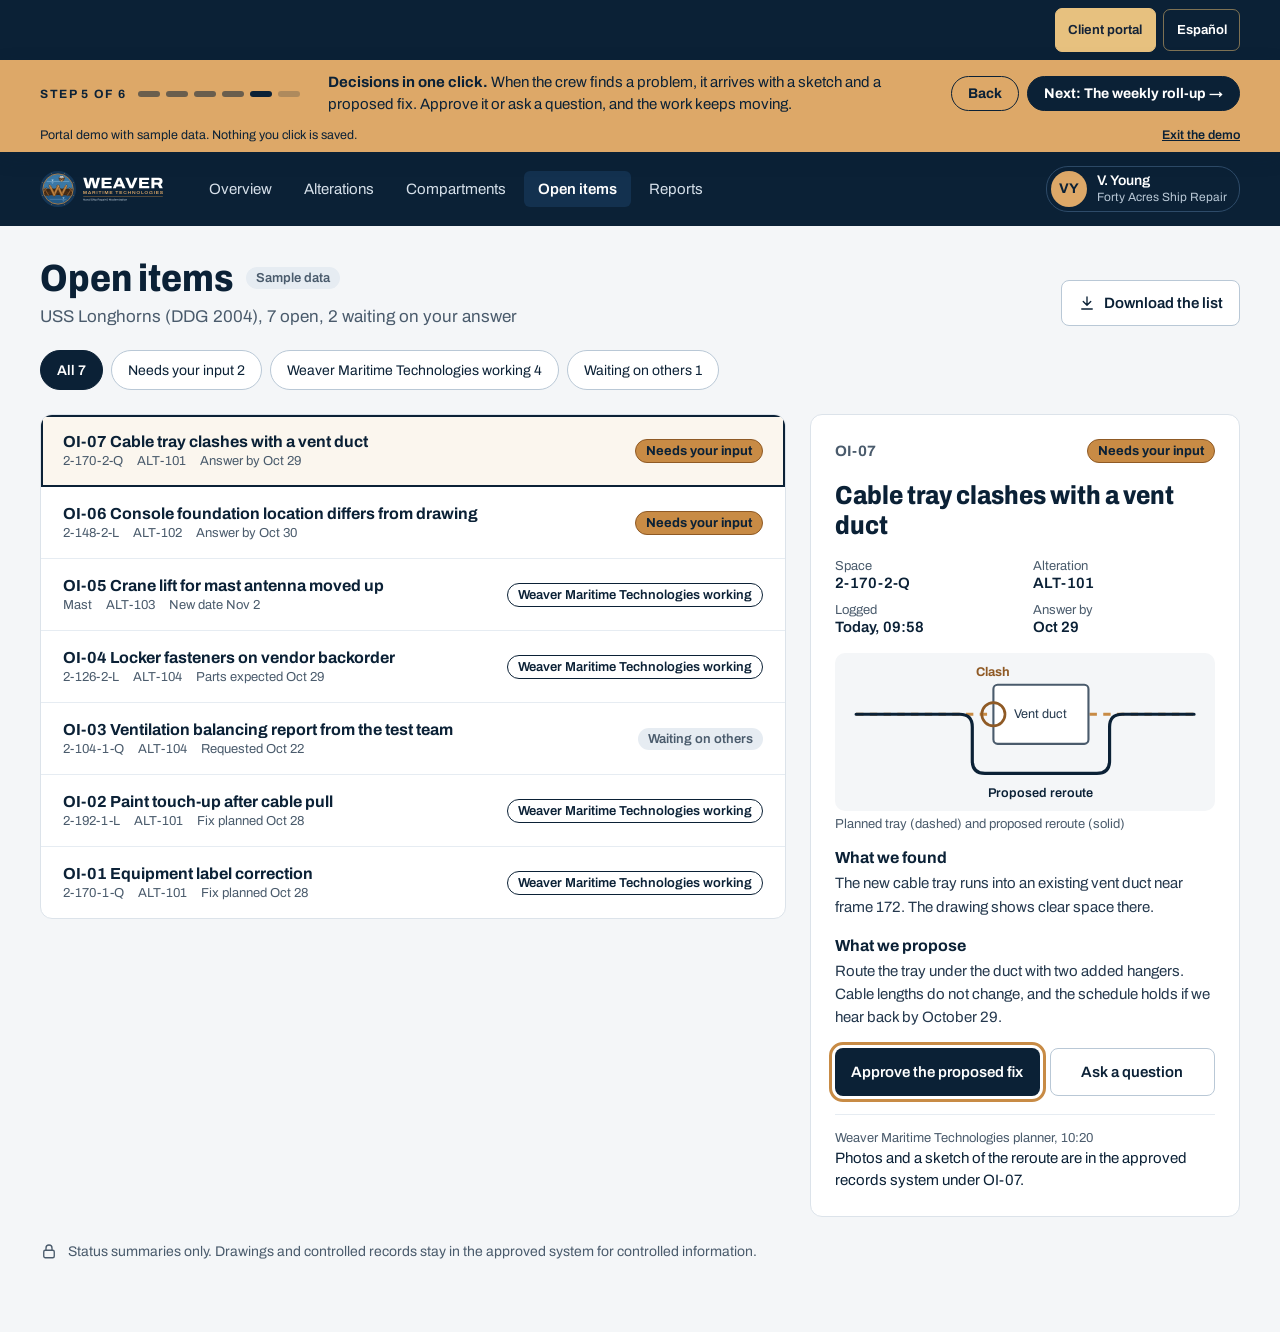
<file: open-items.html>
<!doctype html>
<html lang="en">
<head>
<meta charset="utf-8">
<meta name="viewport" content="width=device-width, initial-scale=1">
<meta name="robots" content="noindex">
<title>Open items | Weaver Maritime Technologies customer portal demo</title>
<link rel="icon" href="../favicon.svg" type="image/svg+xml">
<link rel="preconnect" href="https://fonts.googleapis.com">
<link rel="preconnect" href="https://fonts.gstatic.com" crossorigin>
<link rel="stylesheet" href="https://fonts.googleapis.com/css2?family=Archivo:wdth,wght@62..125,100..900&amp;display=swap">
<style>
body{margin:0;font-family:'Archivo',system-ui,sans-serif}
a{color:#8F5A25}a:hover{color:#0B2136}
.demo-bar{display:flex;flex-wrap:wrap;align-items:center;justify-content:space-between;gap:6px 20px;padding:10px clamp(16px,4vw,40px);background:#DDA868;color:#0B2136;font-size:14px;line-height:1.4}
.demo-bar strong{font-weight:700}
.demo-bar nav{display:flex;flex-wrap:wrap;gap:6px 18px}
.demo-bar a{color:#0B2136;font-weight:600}
.demo-bar a:hover{color:#000}
</style>
<link rel="stylesheet" href="site-language.css">
</head>
<body>
<div class="wmt-site-language-bar">
  <div class="wmt-site-language">
    <a data-wmt-portal href="https://weaver-maritime-portal-preview.chummyshrew24.chatgpt.site/?lang=en">Client portal</a>
    <button type="button" data-wmt-language aria-label="Switch to Spanish" hidden><span lang="es">Español</span></button>
  </div>
</div>
<div class="demo-bar" role="note">
  <span><strong>Portal demo with sample data.</strong> This is not a live system and nothing you click is saved.</span>
  <nav aria-label="Demo">
    <a href="field.html">Technician's tablet view</a>
    <a href="../">Back to weavermaritimetechnologies.com</a>
  </nav>
</div>
<div style="min-height: 1180px; font-family: 'Archivo', system-ui, sans-serif; color: #0B2136; background: #F4F6F8">

  <header style="background: #0B2136; color: #FFFFFF">
    <div style="max-width: 1280px; margin: 0 auto; box-sizing: border-box; padding: 14px 40px; display: flex; flex-wrap: wrap; align-items: center; gap: 16px 32px">
      <img src="../logo-reversed.svg" alt="Weaver Maritime Technologies" style="height: 36px; width: auto">
      <nav aria-label="Portal" style="flex: 1 1 420px; display: flex; flex-wrap: wrap; gap: 4px">
        <a href="dashboard.html" style="padding: 10px 14px; border-radius: 6px; color: #D6E0EA; font-size: 15px; text-decoration: none">Overview</a>
        <a href="alterations.html" style="padding: 10px 14px; border-radius: 6px; color: #D6E0EA; font-size: 15px; text-decoration: none">Alterations</a>
        <a href="compartment.html" style="padding: 10px 14px; border-radius: 6px; color: #D6E0EA; font-size: 15px; text-decoration: none">Compartments</a>
        <a href="open-items.html" aria-current="page" style="padding: 10px 14px; border-radius: 6px; background: #13314F; color: #FFFFFF; font-size: 15px; font-weight: 600; text-decoration: none">Open items</a>
        <a href="reports.html" style="padding: 10px 14px; border-radius: 6px; color: #D6E0EA; font-size: 15px; text-decoration: none">Reports</a>
      </nav>
      <button type="button" aria-label="Account menu for V. Young" style="display: flex; align-items: center; gap: 10px; min-height: 44px; padding: 4px 12px 4px 4px; border-radius: 22px; border: 1px solid #2E4B69; background: transparent; color: #FFFFFF; font: inherit; cursor: pointer">
        <span style="width: 36px; height: 36px; border-radius: 18px; background: #DDA868; color: #0B2136; display: flex; align-items: center; justify-content: center; font-size: 14px; font-weight: 700">VY</span>
        <span style="display: flex; flex-direction: column; align-items: flex-start; line-height: 1.2">
          <span style="font-size: 14px; font-weight: 600">V. Young</span>
          <span style="font-size: 12px; color: #B9C8D6">Forty Acres Ship Repair</span>
        </span>
      </button>
    </div>
  </header>

  <main style="max-width: 1280px; margin: 0 auto; box-sizing: border-box; padding: 32px 40px 48px; display: flex; flex-direction: column; gap: 24px">

    <div style="display: flex; flex-wrap: wrap; align-items: flex-end; justify-content: space-between; gap: 16px 24px">
      <div style="display: flex; flex-direction: column; gap: 8px">
        <div style="display: flex; align-items: center; gap: 12px; flex-wrap: wrap">
          <h1 style="margin: 0; font-size: 38px; line-height: 1.1; font-weight: 800; font-stretch: 88%">Open items</h1>
          <span style="padding: 4px 10px; border-radius: 999px; background: #E6ECF2; color: #4A5B6C; font-size: 13px; font-weight: 600">Sample data</span>
        </div>
        <p style="margin: 0; font-size: 17px; color: #4A5B6C">USS Longhorns (DDG 2004), 7 open, 2 waiting on your answer</p>
      </div>
      <a href="reports.html" style="display: flex; align-items: center; gap: 8px; min-height: 44px; padding: 0 16px; border-radius: 8px; border: 1px solid #B9C8D6; background: #FFFFFF; color: #0B2136; font-size: 15px; font-weight: 600; text-decoration: none">
        <svg width="18" height="18" viewBox="0 0 24 24" fill="none" stroke="#0B2136" stroke-width="1.8" stroke-linecap="round" stroke-linejoin="round" aria-hidden="true"><path d="M12 4v11M7 10l5 5 5-5M5 20h14"></path></svg>
        Download the list
      </a>
    </div>

    <div role="group" aria-label="Filter open items" style="display: flex; flex-wrap: wrap; gap: 8px">
      <button type="button" aria-pressed="true" style="min-height: 40px; padding: 0 16px; border-radius: 20px; border: 1px solid #0B2136; background: #0B2136; color: #FFFFFF; font: inherit; font-size: 14px; font-weight: 600; cursor: pointer">All 7</button>
      <button type="button" aria-pressed="false" style="min-height: 40px; padding: 0 16px; border-radius: 20px; border: 1px solid #B9C8D6; background: #FFFFFF; color: #0B2136; font: inherit; font-size: 14px; cursor: pointer">Needs your input 2</button>
      <button type="button" aria-pressed="false" style="min-height: 40px; padding: 0 16px; border-radius: 20px; border: 1px solid #B9C8D6; background: #FFFFFF; color: #0B2136; font: inherit; font-size: 14px; cursor: pointer">Weaver Maritime Technologies working 4</button>
      <button type="button" aria-pressed="false" style="min-height: 40px; padding: 0 16px; border-radius: 20px; border: 1px solid #B9C8D6; background: #FFFFFF; color: #0B2136; font: inherit; font-size: 14px; cursor: pointer">Waiting on others 1</button>
    </div>

    <div style="display: flex; flex-wrap: wrap; gap: 24px; align-items: flex-start">

      <ul style="flex: 999 1 560px; min-width: 0; margin: 0; padding: 0; list-style: none; background: #FFFFFF; border: 1px solid #DCE3EA; border-radius: 12px; overflow: hidden">
        <li style="padding: 18px 22px; border-bottom: 1px solid #E6ECF2; background: #FBF6EE; outline: 2px solid #0B2136; outline-offset: -2px; display: flex; flex-wrap: wrap; align-items: center; justify-content: space-between; gap: 10px 16px">
          <span style="display: flex; flex-direction: column; gap: 4px">
            <a href="open-items.html" style="font-size: 16px; font-weight: 700; color: #0B2136; text-decoration: none">OI-07 Cable tray clashes with a vent duct</a>
            <span style="display: flex; flex-wrap: wrap; gap: 4px 14px; font-size: 13px; color: #4A5B6C"><span>2-170-2-Q</span><span>ALT-101</span><span>Answer by Oct 29</span></span>
          </span>
          <span style="padding: 4px 10px; border-radius: 999px; background: #C88B45; border: 1px solid #8F5A25; color: #0B2136; font-size: 13px; font-weight: 700">Needs your input</span>
        </li>
        <li style="padding: 18px 22px; border-bottom: 1px solid #E6ECF2; display: flex; flex-wrap: wrap; align-items: center; justify-content: space-between; gap: 10px 16px">
          <span style="display: flex; flex-direction: column; gap: 4px">
            <a href="open-items.html" style="font-size: 16px; font-weight: 700; color: #0B2136; text-decoration: none">OI-06 Console foundation location differs from drawing</a>
            <span style="display: flex; flex-wrap: wrap; gap: 4px 14px; font-size: 13px; color: #4A5B6C"><span>2-148-2-L</span><span>ALT-102</span><span>Answer by Oct 30</span></span>
          </span>
          <span style="padding: 4px 10px; border-radius: 999px; background: #C88B45; border: 1px solid #8F5A25; color: #0B2136; font-size: 13px; font-weight: 700">Needs your input</span>
        </li>
        <li style="padding: 18px 22px; border-bottom: 1px solid #E6ECF2; display: flex; flex-wrap: wrap; align-items: center; justify-content: space-between; gap: 10px 16px">
          <span style="display: flex; flex-direction: column; gap: 4px">
            <a href="open-items.html" style="font-size: 16px; font-weight: 700; color: #0B2136; text-decoration: none">OI-05 Crane lift for mast antenna moved up</a>
            <span style="display: flex; flex-wrap: wrap; gap: 4px 14px; font-size: 13px; color: #4A5B6C"><span>Mast</span><span>ALT-103</span><span>New date Nov 2</span></span>
          </span>
          <span style="padding: 4px 10px; border-radius: 999px; border: 1px solid #0B2136; font-size: 13px; font-weight: 600">Weaver Maritime Technologies working</span>
        </li>
        <li style="padding: 18px 22px; border-bottom: 1px solid #E6ECF2; display: flex; flex-wrap: wrap; align-items: center; justify-content: space-between; gap: 10px 16px">
          <span style="display: flex; flex-direction: column; gap: 4px">
            <a href="open-items.html" style="font-size: 16px; font-weight: 700; color: #0B2136; text-decoration: none">OI-04 Locker fasteners on vendor backorder</a>
            <span style="display: flex; flex-wrap: wrap; gap: 4px 14px; font-size: 13px; color: #4A5B6C"><span>2-126-2-L</span><span>ALT-104</span><span>Parts expected Oct 29</span></span>
          </span>
          <span style="padding: 4px 10px; border-radius: 999px; border: 1px solid #0B2136; font-size: 13px; font-weight: 600">Weaver Maritime Technologies working</span>
        </li>
        <li style="padding: 18px 22px; border-bottom: 1px solid #E6ECF2; display: flex; flex-wrap: wrap; align-items: center; justify-content: space-between; gap: 10px 16px">
          <span style="display: flex; flex-direction: column; gap: 4px">
            <a href="open-items.html" style="font-size: 16px; font-weight: 700; color: #0B2136; text-decoration: none">OI-03 Ventilation balancing report from the test team</a>
            <span style="display: flex; flex-wrap: wrap; gap: 4px 14px; font-size: 13px; color: #4A5B6C"><span>2-104-1-Q</span><span>ALT-104</span><span>Requested Oct 22</span></span>
          </span>
          <span style="padding: 4px 10px; border-radius: 999px; background: #E6ECF2; color: #4A5B6C; font-size: 13px; font-weight: 600">Waiting on others</span>
        </li>
        <li style="padding: 18px 22px; border-bottom: 1px solid #E6ECF2; display: flex; flex-wrap: wrap; align-items: center; justify-content: space-between; gap: 10px 16px">
          <span style="display: flex; flex-direction: column; gap: 4px">
            <a href="open-items.html" style="font-size: 16px; font-weight: 700; color: #0B2136; text-decoration: none">OI-02 Paint touch-up after cable pull</a>
            <span style="display: flex; flex-wrap: wrap; gap: 4px 14px; font-size: 13px; color: #4A5B6C"><span>2-192-1-L</span><span>ALT-101</span><span>Fix planned Oct 28</span></span>
          </span>
          <span style="padding: 4px 10px; border-radius: 999px; border: 1px solid #0B2136; font-size: 13px; font-weight: 600">Weaver Maritime Technologies working</span>
        </li>
        <li style="padding: 18px 22px; display: flex; flex-wrap: wrap; align-items: center; justify-content: space-between; gap: 10px 16px">
          <span style="display: flex; flex-direction: column; gap: 4px">
            <a href="open-items.html" style="font-size: 16px; font-weight: 700; color: #0B2136; text-decoration: none">OI-01 Equipment label correction</a>
            <span style="display: flex; flex-wrap: wrap; gap: 4px 14px; font-size: 13px; color: #4A5B6C"><span>2-170-1-Q</span><span>ALT-101</span><span>Fix planned Oct 28</span></span>
          </span>
          <span style="padding: 4px 10px; border-radius: 999px; border: 1px solid #0B2136; font-size: 13px; font-weight: 600">Weaver Maritime Technologies working</span>
        </li>
      </ul>

      <section aria-labelledby="item-title" style="flex: 1 1 380px; min-width: 0; background: #FFFFFF; border: 1px solid #DCE3EA; border-radius: 12px; padding: 24px; display: flex; flex-direction: column; gap: 18px">
        <div style="display: flex; align-items: center; justify-content: space-between; gap: 12px">
          <span style="font-size: 15px; font-weight: 700; color: #4A5B6C">OI-07</span>
          <span style="padding: 4px 10px; border-radius: 999px; background: #C88B45; border: 1px solid #8F5A25; color: #0B2136; font-size: 13px; font-weight: 700">Needs your input</span>
        </div>
        <h2 id="item-title" style="margin: 0; font-size: 26px; line-height: 1.15; font-weight: 800; font-stretch: 88%">Cable tray clashes with a vent duct</h2>
        <dl style="margin: 0; display: grid; grid-template-columns: repeat(2, minmax(0, 1fr)); gap: 12px 16px">
          <div style="display: flex; flex-direction: column; gap: 2px"><dt style="font-size: 13px; color: #4A5B6C">Space</dt><dd style="margin: 0; font-size: 15px; font-weight: 600">2-170-2-Q</dd></div>
          <div style="display: flex; flex-direction: column; gap: 2px"><dt style="font-size: 13px; color: #4A5B6C">Alteration</dt><dd style="margin: 0; font-size: 15px; font-weight: 600">ALT-101</dd></div>
          <div style="display: flex; flex-direction: column; gap: 2px"><dt style="font-size: 13px; color: #4A5B6C">Logged</dt><dd style="margin: 0; font-size: 15px; font-weight: 600">Today, 09:58</dd></div>
          <div style="display: flex; flex-direction: column; gap: 2px"><dt style="font-size: 13px; color: #4A5B6C">Answer by</dt><dd style="margin: 0; font-size: 15px; font-weight: 600">Oct 29</dd></div>
        </dl>
        <figure style="margin: 0; display: flex; flex-direction: column; gap: 6px"><svg viewBox="0 0 360 150" role="img" aria-label="Sketch: the planned cable tray runs into the vent duct, and the proposed reroute passes under it" style="width: 100%; height: auto; border-radius: 10px; background: #F4F6F8"><line x1="20" y1="58" x2="340" y2="58" stroke="#C88B45" stroke-width="3" stroke-dasharray="7 6"></line><rect x="150" y="30" width="90" height="56" rx="4" fill="#FFFFFF" stroke="#4A5B6C" stroke-width="2"></rect><text x="195" y="62" text-anchor="middle" font-size="12" fill="#24384D">Vent duct</text><circle cx="150" cy="58" r="11" fill="none" stroke="#8F5A25" stroke-width="2.5"></circle><text x="150" y="22" text-anchor="middle" font-size="12" font-weight="700" fill="#8F5A25">Clash</text><path d="M20 58 H118 Q130 58 130 70 V102 Q130 114 142 114 H248 Q260 114 260 102 V70 Q260 58 272 58 H340" fill="none" stroke="#0B2136" stroke-width="3" stroke-linecap="round"></path><text x="195" y="136" text-anchor="middle" font-size="12" font-weight="600" fill="#0B2136">Proposed reroute</text></svg><figcaption style="font-size: 13px; color: #4A5B6C">Planned tray (dashed) and proposed reroute (solid)</figcaption></figure>
        <div style="display: flex; flex-direction: column; gap: 6px">
          <h3 style="margin: 0; font-size: 16px; font-weight: 700">What we found</h3>
          <p style="margin: 0; font-size: 15px; line-height: 1.55; color: #24384D">The new cable tray runs into an existing vent duct near frame 172. The drawing shows clear space there.</p>
        </div>
        <div style="display: flex; flex-direction: column; gap: 6px">
          <h3 style="margin: 0; font-size: 16px; font-weight: 700">What we propose</h3>
          <p style="margin: 0; font-size: 15px; line-height: 1.55; color: #24384D">Route the tray under the duct with two added hangers. Cable lengths do not change, and the schedule holds if we hear back by October 29.</p>
        </div>
        <div style="display: flex; flex-wrap: wrap; gap: 10px">
          <button type="button" style="flex: 1 1 180px; min-height: 48px; border-radius: 8px; border: 0; background: #0B2136; color: #FFFFFF; font: inherit; font-size: 15px; font-weight: 600; cursor: pointer">Approve the proposed fix</button>
          <button type="button" style="flex: 1 1 140px; min-height: 48px; border-radius: 8px; border: 1px solid #B9C8D6; background: #FFFFFF; color: #0B2136; font: inherit; font-size: 15px; font-weight: 600; cursor: pointer">Ask a question</button>
        </div>
        <div style="display: flex; flex-direction: column; gap: 10px; padding-top: 16px; border-top: 1px solid #E6ECF2">
          <div style="display: flex; flex-direction: column; gap: 2px">
            <span style="font-size: 13px; color: #4A5B6C">Weaver Maritime Technologies planner, 10:20</span>
            <p style="margin: 0; font-size: 15px; line-height: 1.5">Photos and a sketch of the reroute are in the approved records system under OI-07.</p>
          </div>
        </div>
      </section>
    </div>

    <p style="margin: 0; display: flex; gap: 10px; align-items: flex-start; font-size: 14px; line-height: 1.5; color: #4A5B6C">
      <svg width="18" height="18" viewBox="0 0 24 24" fill="none" stroke="#4A5B6C" stroke-width="1.8" stroke-linecap="round" stroke-linejoin="round" aria-hidden="true" style="flex: none; margin-top: 1px"><rect x="5" y="11" width="14" height="10" rx="2"></rect><path d="M8 11V8a4 4 0 0 1 8 0v3"></path></svg>
      <span>Status summaries only. Drawings and controlled records stay in the approved system for controlled information.</span>
    </p>
  </main>
</div>
<script src="portal-tour.js" defer></script>
<script type="module" src="site-language.js"></script>
</body>
</html>
</file>
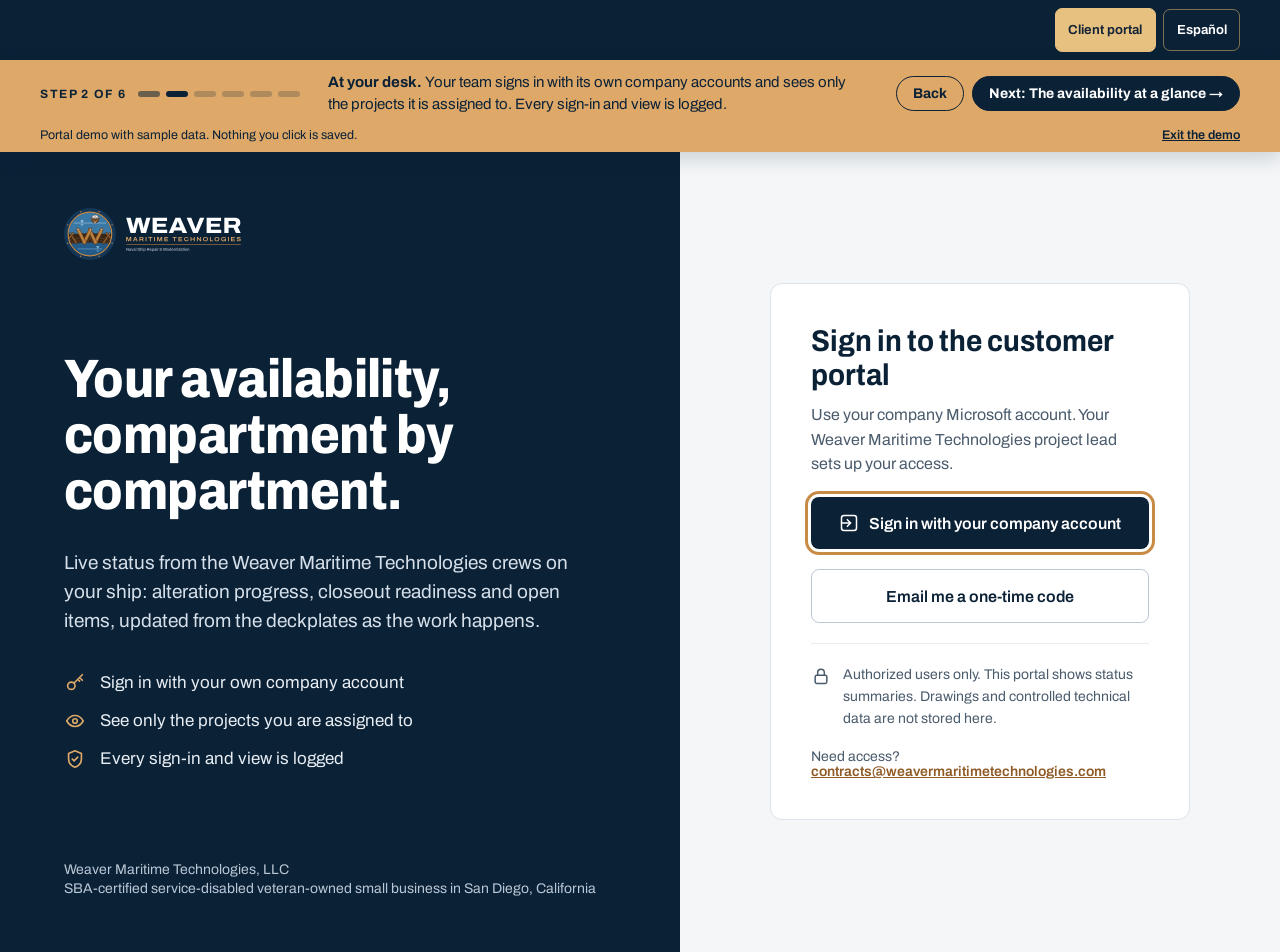
<file: portal-demo.html>
<!doctype html>
<html lang="en">
<head>
<meta charset="utf-8">
<meta name="viewport" content="width=device-width, initial-scale=1">
<meta name="robots" content="noindex">
<title>Sign in | Weaver Maritime Technologies customer portal demo</title>
<link rel="icon" href="../favicon.svg" type="image/svg+xml">
<link rel="preconnect" href="https://fonts.googleapis.com">
<link rel="preconnect" href="https://fonts.gstatic.com" crossorigin>
<link rel="stylesheet" href="https://fonts.googleapis.com/css2?family=Archivo:wdth,wght@62..125,100..900&amp;display=swap">
<style>
body{margin:0;font-family:'Archivo',system-ui,sans-serif}
a{color:#8F5A25}a:hover{color:#0B2136}
.demo-bar{display:flex;flex-wrap:wrap;align-items:center;justify-content:space-between;gap:6px 20px;padding:10px clamp(16px,4vw,40px);background:#DDA868;color:#0B2136;font-size:14px;line-height:1.4}
.demo-bar strong{font-weight:700}
.demo-bar nav{display:flex;flex-wrap:wrap;gap:6px 18px}
.demo-bar a{color:#0B2136;font-weight:600}
.demo-bar a:hover{color:#000}
</style>
<link rel="stylesheet" href="site-language.css">
</head>
<body>
<div class="wmt-site-language-bar">
  <div class="wmt-site-language">
    <a data-wmt-portal href="https://weaver-maritime-portal-preview.chummyshrew24.chatgpt.site/?lang=en">Client portal</a>
    <button type="button" data-wmt-language aria-label="Switch to Spanish" hidden><span lang="es">Español</span></button>
  </div>
</div>
<div class="demo-bar" role="note">
  <span><strong>Portal demo with sample data.</strong> This is not a live system and nothing you click is saved.</span>
  <nav aria-label="Demo">
    <a href="field.html">Technician's tablet view</a>
    <a href="../">Back to weavermaritimetechnologies.com</a>
  </nav>
</div>
<div style="min-height: 800px; display: flex; flex-wrap: wrap; font-family: 'Archivo', system-ui, sans-serif; color: #0B2136; background: #F4F6F8">

  <section style="flex: 1 1 520px; box-sizing: border-box; background: #0B2136; color: #FFFFFF; padding: 56px 64px; display: flex; flex-direction: column; justify-content: space-between; gap: 56px">
    <img src="../logo-reversed.svg" alt="Weaver Maritime Technologies" style="height: 52px; width: auto; align-self: flex-start">

    <div style="display: flex; flex-direction: column; gap: 28px; max-width: 520px">
      <h1 style="margin: 0; font-size: 54px; line-height: 1.04; font-weight: 800; font-stretch: 88%; letter-spacing: -0.01em">Your availability, compartment by compartment.</h1>
      <p style="margin: 0; font-size: 19px; line-height: 1.55; color: #D6E0EA">Live status from the Weaver Maritime Technologies crews on your ship: alteration progress, closeout readiness and open items, updated from the deckplates as the work happens.</p>
      <ul style="margin: 8px 0 0; padding: 0; list-style: none; display: flex; flex-direction: column; gap: 16px; font-size: 17px; color: #E8EEF4">
        <li style="display: flex; align-items: center; gap: 14px">
          <svg width="22" height="22" viewBox="0 0 24 24" fill="none" stroke="#DDA868" stroke-width="1.8" stroke-linecap="round" stroke-linejoin="round" aria-hidden="true"><circle cx="8" cy="15" r="4"></circle><path d="M11 12l9-9M17 6l3 3M15 8l2 2"></path></svg>
          <span>Sign in with your own company account</span>
        </li>
        <li style="display: flex; align-items: center; gap: 14px">
          <svg width="22" height="22" viewBox="0 0 24 24" fill="none" stroke="#DDA868" stroke-width="1.8" stroke-linecap="round" stroke-linejoin="round" aria-hidden="true"><path d="M3 12s3.5-6 9-6 9 6 9 6-3.5 6-9 6-9-6-9-6z"></path><circle cx="12" cy="12" r="2.5"></circle></svg>
          <span>See only the projects you are assigned to</span>
        </li>
        <li style="display: flex; align-items: center; gap: 14px">
          <svg width="22" height="22" viewBox="0 0 24 24" fill="none" stroke="#DDA868" stroke-width="1.8" stroke-linecap="round" stroke-linejoin="round" aria-hidden="true"><path d="M12 3l7 3v6c0 4.5-3 7.5-7 9-4-1.5-7-4.5-7-9V6z"></path><path d="M9 12l2 2 4-4"></path></svg>
          <span>Every sign-in and view is logged</span>
        </li>
      </ul>
    </div>

    <div style="display: flex; flex-direction: column; gap: 4px; font-size: 14px; color: #B9C8D6">
      <span>Weaver Maritime Technologies, LLC</span>
      <span>SBA-certified service-disabled veteran-owned small business in San Diego, California</span>
    </div>
  </section>

  <section style="flex: 1 1 440px; box-sizing: border-box; display: flex; align-items: center; justify-content: center; padding: 56px 32px">
    <div style="width: 100%; max-width: 420px; box-sizing: border-box; background: #FFFFFF; border: 1px solid #DCE3EA; border-radius: 12px; padding: 40px; display: flex; flex-direction: column; gap: 20px">
      <div style="display: flex; flex-direction: column; gap: 10px">
        <h2 style="margin: 0; font-size: 30px; line-height: 1.15; font-weight: 700; font-stretch: 92%">Sign in to the customer portal</h2>
        <p style="margin: 0; font-size: 16px; line-height: 1.55; color: #4A5B6C">Use your company Microsoft account. Your Weaver Maritime Technologies project lead sets up your access.</p>
      </div>

      <a href="dashboard.html" style="display: flex; align-items: center; justify-content: center; gap: 10px; min-height: 52px; padding: 0 20px; border-radius: 8px; background: #0B2136; color: #FFFFFF; font-size: 16px; font-weight: 600; text-decoration: none">
        <svg width="20" height="20" viewBox="0 0 24 24" fill="none" stroke="#FFFFFF" stroke-width="1.8" stroke-linecap="round" stroke-linejoin="round" aria-hidden="true"><rect x="3" y="3" width="18" height="18" rx="3"></rect><path d="M10 8l4 4-4 4M14 12H3"></path></svg>
        <span>Sign in with your company account</span>
      </a>

      <a href="dashboard.html" style="display: flex; align-items: center; justify-content: center; min-height: 52px; padding: 0 20px; border-radius: 8px; border: 1px solid #B9C8D6; background: #FFFFFF; color: #0B2136; font-size: 16px; font-weight: 600; text-decoration: none">Email me a one-time code</a>

      <div style="display: flex; gap: 12px; align-items: flex-start; padding-top: 20px; border-top: 1px solid #E6ECF2">
        <svg width="20" height="20" viewBox="0 0 24 24" fill="none" stroke="#4A5B6C" stroke-width="1.8" stroke-linecap="round" stroke-linejoin="round" aria-hidden="true" style="flex: none; margin-top: 2px"><rect x="5" y="11" width="14" height="10" rx="2"></rect><path d="M8 11V8a4 4 0 0 1 8 0v3"></path></svg>
        <p style="margin: 0; font-size: 14px; line-height: 1.55; color: #4A5B6C">Authorized users only. This portal shows status summaries. Drawings and controlled technical data are not stored here.</p>
      </div>

      <p style="margin: 0; font-size: 14px; color: #4A5B6C">Need access? <a href="mailto:contracts@weavermaritimetechnologies.com" style="font-weight: 600">contracts@weavermaritimetechnologies.com</a></p>
    </div>
  </section>

</div>
<script src="portal-tour.js" defer></script>
<script type="module" src="site-language.js"></script>
</body>
</html>
</file>
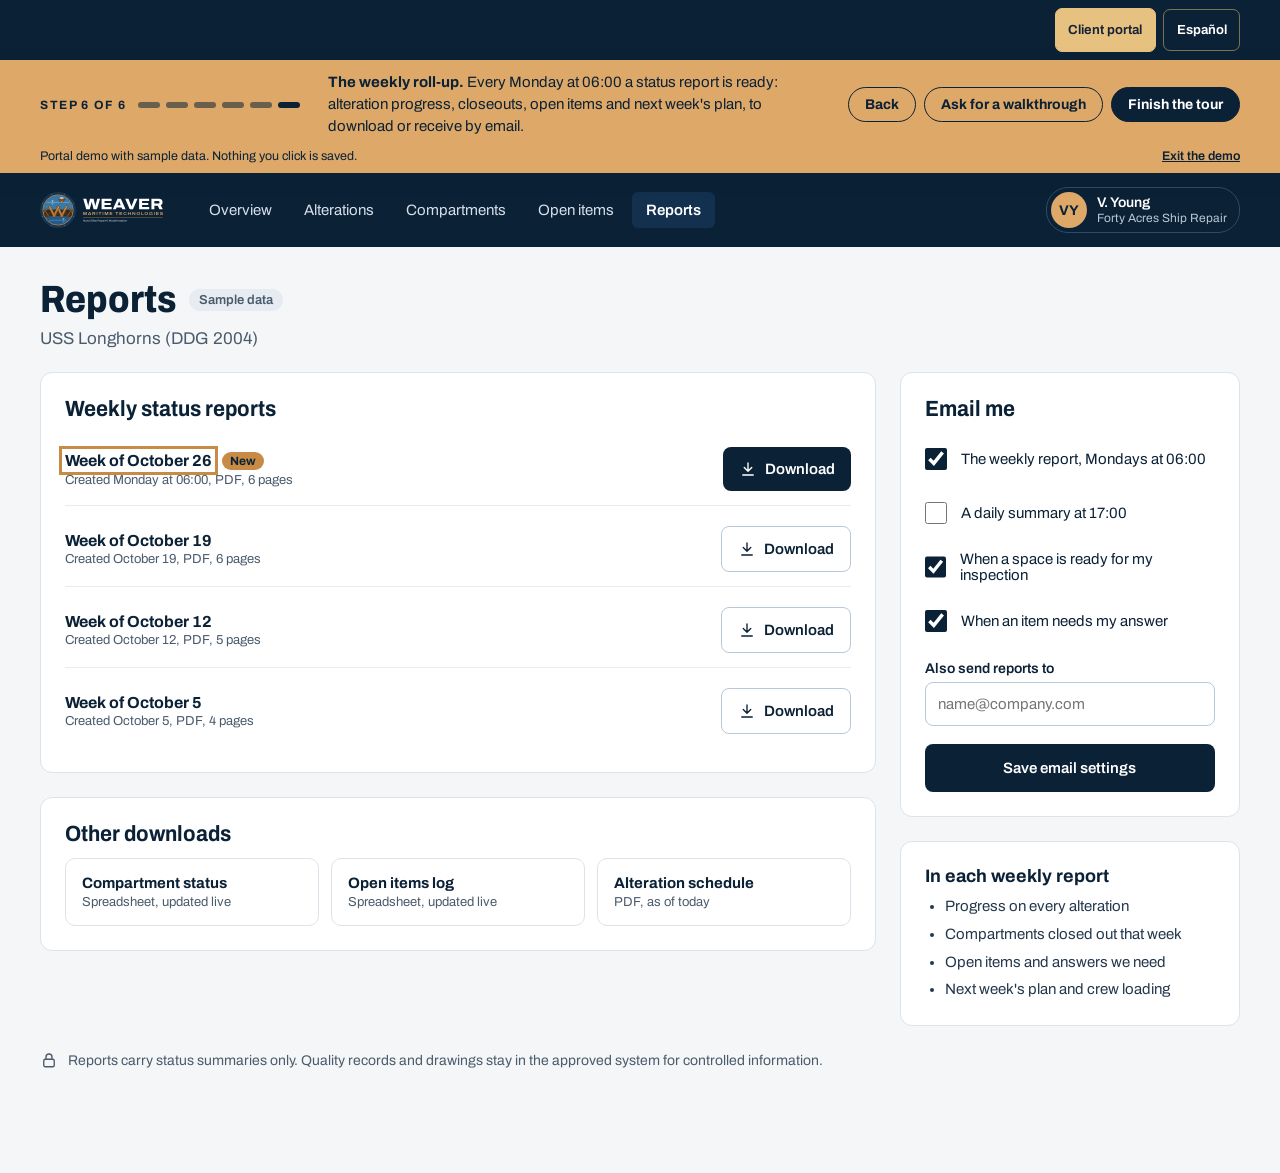
<file: reports.html>
<!doctype html>
<html lang="en">
<head>
<meta charset="utf-8">
<meta name="viewport" content="width=device-width, initial-scale=1">
<meta name="robots" content="noindex">
<title>Reports | Weaver Maritime Technologies customer portal demo</title>
<link rel="icon" href="../favicon.svg" type="image/svg+xml">
<link rel="preconnect" href="https://fonts.googleapis.com">
<link rel="preconnect" href="https://fonts.gstatic.com" crossorigin>
<link rel="stylesheet" href="https://fonts.googleapis.com/css2?family=Archivo:wdth,wght@62..125,100..900&amp;display=swap">
<style>
body{margin:0;font-family:'Archivo',system-ui,sans-serif}
a{color:#8F5A25}a:hover{color:#0B2136}
.demo-bar{display:flex;flex-wrap:wrap;align-items:center;justify-content:space-between;gap:6px 20px;padding:10px clamp(16px,4vw,40px);background:#DDA868;color:#0B2136;font-size:14px;line-height:1.4}
.demo-bar strong{font-weight:700}
.demo-bar nav{display:flex;flex-wrap:wrap;gap:6px 18px}
.demo-bar a{color:#0B2136;font-weight:600}
.demo-bar a:hover{color:#000}
</style>
<link rel="stylesheet" href="site-language.css">
</head>
<body>
<div class="wmt-site-language-bar">
  <div class="wmt-site-language">
    <a data-wmt-portal href="https://weaver-maritime-portal-preview.chummyshrew24.chatgpt.site/?lang=en">Client portal</a>
    <button type="button" data-wmt-language aria-label="Switch to Spanish" hidden><span lang="es">Español</span></button>
  </div>
</div>
<div class="demo-bar" role="note">
  <span><strong>Portal demo with sample data.</strong> This is not a live system and nothing you click is saved.</span>
  <nav aria-label="Demo">
    <a href="field.html">Technician's tablet view</a>
    <a href="../">Back to weavermaritimetechnologies.com</a>
  </nav>
</div>
<div style="min-height: 1000px; font-family: 'Archivo', system-ui, sans-serif; color: #0B2136; background: #F4F6F8">

  <header style="background: #0B2136; color: #FFFFFF">
    <div style="max-width: 1280px; margin: 0 auto; box-sizing: border-box; padding: 14px 40px; display: flex; flex-wrap: wrap; align-items: center; gap: 16px 32px">
      <img src="../logo-reversed.svg" alt="Weaver Maritime Technologies" style="height: 36px; width: auto">
      <nav aria-label="Portal" style="flex: 1 1 420px; display: flex; flex-wrap: wrap; gap: 4px">
        <a href="dashboard.html" style="padding: 10px 14px; border-radius: 6px; color: #D6E0EA; font-size: 15px; text-decoration: none">Overview</a>
        <a href="alterations.html" style="padding: 10px 14px; border-radius: 6px; color: #D6E0EA; font-size: 15px; text-decoration: none">Alterations</a>
        <a href="compartment.html" style="padding: 10px 14px; border-radius: 6px; color: #D6E0EA; font-size: 15px; text-decoration: none">Compartments</a>
        <a href="open-items.html" style="padding: 10px 14px; border-radius: 6px; color: #D6E0EA; font-size: 15px; text-decoration: none">Open items</a>
        <a href="reports.html" aria-current="page" style="padding: 10px 14px; border-radius: 6px; background: #13314F; color: #FFFFFF; font-size: 15px; font-weight: 600; text-decoration: none">Reports</a>
      </nav>
      <button type="button" aria-label="Account menu for V. Young" style="display: flex; align-items: center; gap: 10px; min-height: 44px; padding: 4px 12px 4px 4px; border-radius: 22px; border: 1px solid #2E4B69; background: transparent; color: #FFFFFF; font: inherit; cursor: pointer">
        <span style="width: 36px; height: 36px; border-radius: 18px; background: #DDA868; color: #0B2136; display: flex; align-items: center; justify-content: center; font-size: 14px; font-weight: 700">VY</span>
        <span style="display: flex; flex-direction: column; align-items: flex-start; line-height: 1.2">
          <span style="font-size: 14px; font-weight: 600">V. Young</span>
          <span style="font-size: 12px; color: #B9C8D6">Forty Acres Ship Repair</span>
        </span>
      </button>
    </div>
  </header>

  <main style="max-width: 1280px; margin: 0 auto; box-sizing: border-box; padding: 32px 40px 48px; display: flex; flex-direction: column; gap: 24px">

    <div style="display: flex; flex-direction: column; gap: 8px">
      <div style="display: flex; align-items: center; gap: 12px; flex-wrap: wrap">
        <h1 style="margin: 0; font-size: 38px; line-height: 1.1; font-weight: 800; font-stretch: 88%">Reports</h1>
        <span style="padding: 4px 10px; border-radius: 999px; background: #E6ECF2; color: #4A5B6C; font-size: 13px; font-weight: 600">Sample data</span>
      </div>
      <p style="margin: 0; font-size: 17px; color: #4A5B6C">USS Longhorns (DDG 2004)</p>
    </div>

    <div style="display: flex; flex-wrap: wrap; gap: 24px; align-items: flex-start">

      <div style="flex: 999 1 600px; min-width: 0; display: flex; flex-direction: column; gap: 24px">
        <section aria-labelledby="weekly-title" style="background: #FFFFFF; border: 1px solid #DCE3EA; border-radius: 12px; padding: 24px; display: flex; flex-direction: column; gap: 6px">
          <h2 id="weekly-title" style="margin: 0 0 6px; font-size: 22px; font-weight: 700; font-stretch: 92%">Weekly status reports</h2>
          <div style="display: flex; flex-wrap: wrap; align-items: center; justify-content: space-between; gap: 10px 16px; padding: 14px 0; border-bottom: 1px solid #E6ECF2">
            <span style="display: flex; flex-direction: column; gap: 3px">
              <span style="display: flex; align-items: center; gap: 10px"><span style="font-size: 16px; font-weight: 700">Week of October 26</span><span style="padding: 2px 8px; border-radius: 999px; background: #C88B45; color: #0B2136; font-size: 12px; font-weight: 700">New</span></span>
              <span style="font-size: 13px; color: #4A5B6C">Created Monday at 06:00, PDF, 6 pages</span>
            </span>
            <a href="reports.html" style="display: flex; align-items: center; gap: 8px; min-height: 44px; padding: 0 16px; border-radius: 8px; background: #0B2136; color: #FFFFFF; font-size: 15px; font-weight: 600; text-decoration: none"><svg width="18" height="18" viewBox="0 0 24 24" fill="none" stroke="#FFFFFF" stroke-width="1.8" stroke-linecap="round" stroke-linejoin="round" aria-hidden="true"><path d="M12 4v11M7 10l5 5 5-5M5 20h14"></path></svg>Download</a>
          </div>
          <div style="display: flex; flex-wrap: wrap; align-items: center; justify-content: space-between; gap: 10px 16px; padding: 14px 0; border-bottom: 1px solid #E6ECF2">
            <span style="display: flex; flex-direction: column; gap: 3px">
              <span style="font-size: 16px; font-weight: 700">Week of October 19</span>
              <span style="font-size: 13px; color: #4A5B6C">Created October 19, PDF, 6 pages</span>
            </span>
            <a href="reports.html" style="display: flex; align-items: center; gap: 8px; min-height: 44px; padding: 0 16px; border-radius: 8px; border: 1px solid #B9C8D6; background: #FFFFFF; color: #0B2136; font-size: 15px; font-weight: 600; text-decoration: none"><svg width="18" height="18" viewBox="0 0 24 24" fill="none" stroke="#0B2136" stroke-width="1.8" stroke-linecap="round" stroke-linejoin="round" aria-hidden="true"><path d="M12 4v11M7 10l5 5 5-5M5 20h14"></path></svg>Download</a>
          </div>
          <div style="display: flex; flex-wrap: wrap; align-items: center; justify-content: space-between; gap: 10px 16px; padding: 14px 0; border-bottom: 1px solid #E6ECF2">
            <span style="display: flex; flex-direction: column; gap: 3px">
              <span style="font-size: 16px; font-weight: 700">Week of October 12</span>
              <span style="font-size: 13px; color: #4A5B6C">Created October 12, PDF, 5 pages</span>
            </span>
            <a href="reports.html" style="display: flex; align-items: center; gap: 8px; min-height: 44px; padding: 0 16px; border-radius: 8px; border: 1px solid #B9C8D6; background: #FFFFFF; color: #0B2136; font-size: 15px; font-weight: 600; text-decoration: none"><svg width="18" height="18" viewBox="0 0 24 24" fill="none" stroke="#0B2136" stroke-width="1.8" stroke-linecap="round" stroke-linejoin="round" aria-hidden="true"><path d="M12 4v11M7 10l5 5 5-5M5 20h14"></path></svg>Download</a>
          </div>
          <div style="display: flex; flex-wrap: wrap; align-items: center; justify-content: space-between; gap: 10px 16px; padding: 14px 0">
            <span style="display: flex; flex-direction: column; gap: 3px">
              <span style="font-size: 16px; font-weight: 700">Week of October 5</span>
              <span style="font-size: 13px; color: #4A5B6C">Created October 5, PDF, 4 pages</span>
            </span>
            <a href="reports.html" style="display: flex; align-items: center; gap: 8px; min-height: 44px; padding: 0 16px; border-radius: 8px; border: 1px solid #B9C8D6; background: #FFFFFF; color: #0B2136; font-size: 15px; font-weight: 600; text-decoration: none"><svg width="18" height="18" viewBox="0 0 24 24" fill="none" stroke="#0B2136" stroke-width="1.8" stroke-linecap="round" stroke-linejoin="round" aria-hidden="true"><path d="M12 4v11M7 10l5 5 5-5M5 20h14"></path></svg>Download</a>
          </div>
        </section>

        <section aria-labelledby="other-title" style="background: #FFFFFF; border: 1px solid #DCE3EA; border-radius: 12px; padding: 24px; display: flex; flex-direction: column; gap: 12px">
          <h2 id="other-title" style="margin: 0; font-size: 22px; font-weight: 700; font-stretch: 92%">Other downloads</h2>
          <div style="display: grid; grid-template-columns: repeat(auto-fit, minmax(220px, 1fr)); gap: 12px">
            <a href="reports.html" style="display: flex; flex-direction: column; gap: 4px; padding: 16px; border-radius: 10px; border: 1px solid #DCE3EA; color: #0B2136; text-decoration: none"><span style="font-size: 15px; font-weight: 700">Compartment status</span><span style="font-size: 13px; color: #4A5B6C">Spreadsheet, updated live</span></a>
            <a href="reports.html" style="display: flex; flex-direction: column; gap: 4px; padding: 16px; border-radius: 10px; border: 1px solid #DCE3EA; color: #0B2136; text-decoration: none"><span style="font-size: 15px; font-weight: 700">Open items log</span><span style="font-size: 13px; color: #4A5B6C">Spreadsheet, updated live</span></a>
            <a href="reports.html" style="display: flex; flex-direction: column; gap: 4px; padding: 16px; border-radius: 10px; border: 1px solid #DCE3EA; color: #0B2136; text-decoration: none"><span style="font-size: 15px; font-weight: 700">Alteration schedule</span><span style="font-size: 13px; color: #4A5B6C">PDF, as of today</span></a>
          </div>
        </section>
      </div>

      <div style="flex: 1 1 340px; min-width: 0; display: flex; flex-direction: column; gap: 24px">
        <section aria-labelledby="email-title" style="background: #FFFFFF; border: 1px solid #DCE3EA; border-radius: 12px; padding: 24px; display: flex; flex-direction: column; gap: 6px">
          <h2 id="email-title" style="margin: 0 0 8px; font-size: 22px; font-weight: 700; font-stretch: 92%">Email me</h2>
          <label style="display: flex; align-items: center; gap: 14px; min-height: 48px; font-size: 15px; cursor: pointer"><input type="checkbox" checked style="width: 22px; height: 22px; accent-color: #0B2136; margin: 0">The weekly report, Mondays at 06:00</label>
          <label style="display: flex; align-items: center; gap: 14px; min-height: 48px; font-size: 15px; cursor: pointer"><input type="checkbox" style="width: 22px; height: 22px; accent-color: #0B2136; margin: 0">A daily summary at 17:00</label>
          <label style="display: flex; align-items: center; gap: 14px; min-height: 48px; font-size: 15px; cursor: pointer"><input type="checkbox" checked style="width: 22px; height: 22px; accent-color: #0B2136; margin: 0">When a space is ready for my inspection</label>
          <label style="display: flex; align-items: center; gap: 14px; min-height: 48px; font-size: 15px; cursor: pointer"><input type="checkbox" checked style="width: 22px; height: 22px; accent-color: #0B2136; margin: 0">When an item needs my answer</label>
          <div style="display: flex; flex-direction: column; gap: 6px; margin-top: 10px">
            <label for="cc-email" style="font-size: 14px; font-weight: 600">Also send reports to</label>
            <input id="cc-email" type="email" placeholder="name@company.com" style="min-height: 44px; box-sizing: border-box; padding: 0 12px; border-radius: 8px; border: 1px solid #B9C8D6; font: inherit; font-size: 15px; color: #0B2136">
          </div>
          <button type="button" style="margin-top: 12px; min-height: 48px; border-radius: 8px; border: 0; background: #0B2136; color: #FFFFFF; font: inherit; font-size: 15px; font-weight: 600; cursor: pointer">Save email settings</button>
        </section>

        <section aria-labelledby="inside-title" style="background: #FFFFFF; border: 1px solid #DCE3EA; border-radius: 12px; padding: 24px; display: flex; flex-direction: column; gap: 10px">
          <h2 id="inside-title" style="margin: 0; font-size: 18px; font-weight: 700">In each weekly report</h2>
          <ul style="margin: 0; padding-left: 20px; display: flex; flex-direction: column; gap: 6px; font-size: 15px; line-height: 1.45; color: #24384D">
            <li>Progress on every alteration</li>
            <li>Compartments closed out that week</li>
            <li>Open items and answers we need</li>
            <li>Next week's plan and crew loading</li>
          </ul>
        </section>
      </div>
    </div>

    <p style="margin: 0; display: flex; gap: 10px; align-items: flex-start; font-size: 14px; line-height: 1.5; color: #4A5B6C">
      <svg width="18" height="18" viewBox="0 0 24 24" fill="none" stroke="#4A5B6C" stroke-width="1.8" stroke-linecap="round" stroke-linejoin="round" aria-hidden="true" style="flex: none; margin-top: 1px"><rect x="5" y="11" width="14" height="10" rx="2"></rect><path d="M8 11V8a4 4 0 0 1 8 0v3"></path></svg>
      <span>Reports carry status summaries only. Quality records and drawings stay in the approved system for controlled information.</span>
    </p>
  </main>
</div>
<script src="portal-tour.js" defer></script>
<script type="module" src="site-language.js"></script>
</body>
</html>
</file>
<file: site-language.css>
.wmt-site-language {
  display: inline-flex;
  align-items: center;
  gap: 0.45rem;
  white-space: nowrap;
}

.wmt-site-language-bar {
  display: flex;
  justify-content: flex-end;
  padding: 8px clamp(12px, 4vw, 40px);
  background: #0b2136;
  color: #fff;
}

.wmt-site-language-error {
  position: absolute;
  inset: 0 0 auto;
}

[data-wmt-locale="en"] .careers-lang[lang="es"],
[data-wmt-locale="es"] .careers-lang:not([lang="es"]) {
  display: none;
}

[data-wmt-locale] .careers-grid {
  grid-template-columns: minmax(0, 1fr);
}

.wmt-site-language button,
.wmt-site-language a {
  display: inline-flex;
  align-items: center;
  justify-content: center;
  min-height: 42px;
  padding: 0 0.78rem;
  border: 1px solid rgba(209, 173, 106, 0.58);
  border-radius: 7px;
  background: transparent;
  color: inherit;
  font: inherit;
  font-size: 0.82rem;
  font-weight: 650;
  line-height: 1.2;
  text-decoration: none;
  cursor: pointer;
}

.wmt-site-language [data-wmt-portal] {
  color: #142338;
  background: #e7c17f;
  border-color: #e7c17f;
}

.wmt-site-language > :hover {
  box-shadow: 0 0 0 2px rgba(209, 173, 106, 0.32);
}

.wmt-site-language > :focus-visible {
  outline: 2px solid #e7c17f;
  outline-offset: 3px;
}

.wmt-site-language [hidden] {
  display: none;
}

@media (max-width: 640px) {
  .tour .tour-nav .tour-btn {
    min-width: 0;
    white-space: normal;
    text-align: center;
  }
}

@media (max-width: 460px) {
  .site-header { gap: 8px; }
  .header-actions { gap: 8px; }
  .menu-toggle { padding-inline: 4px 0; }
  .menu-label {
    position: absolute;
    width: 1px;
    height: 1px;
    overflow: hidden;
    clip-path: inset(50%);
    white-space: nowrap;
  }
  .wmt-site-language { gap: 0.25rem; }
  .wmt-site-language button, .wmt-site-language a {
    font-size: 0.72rem;
    padding-inline: 0.43rem;
  }
}

@media (max-width: 355px) {
  .site-header .brand-text { display: none; }
}
</file>
